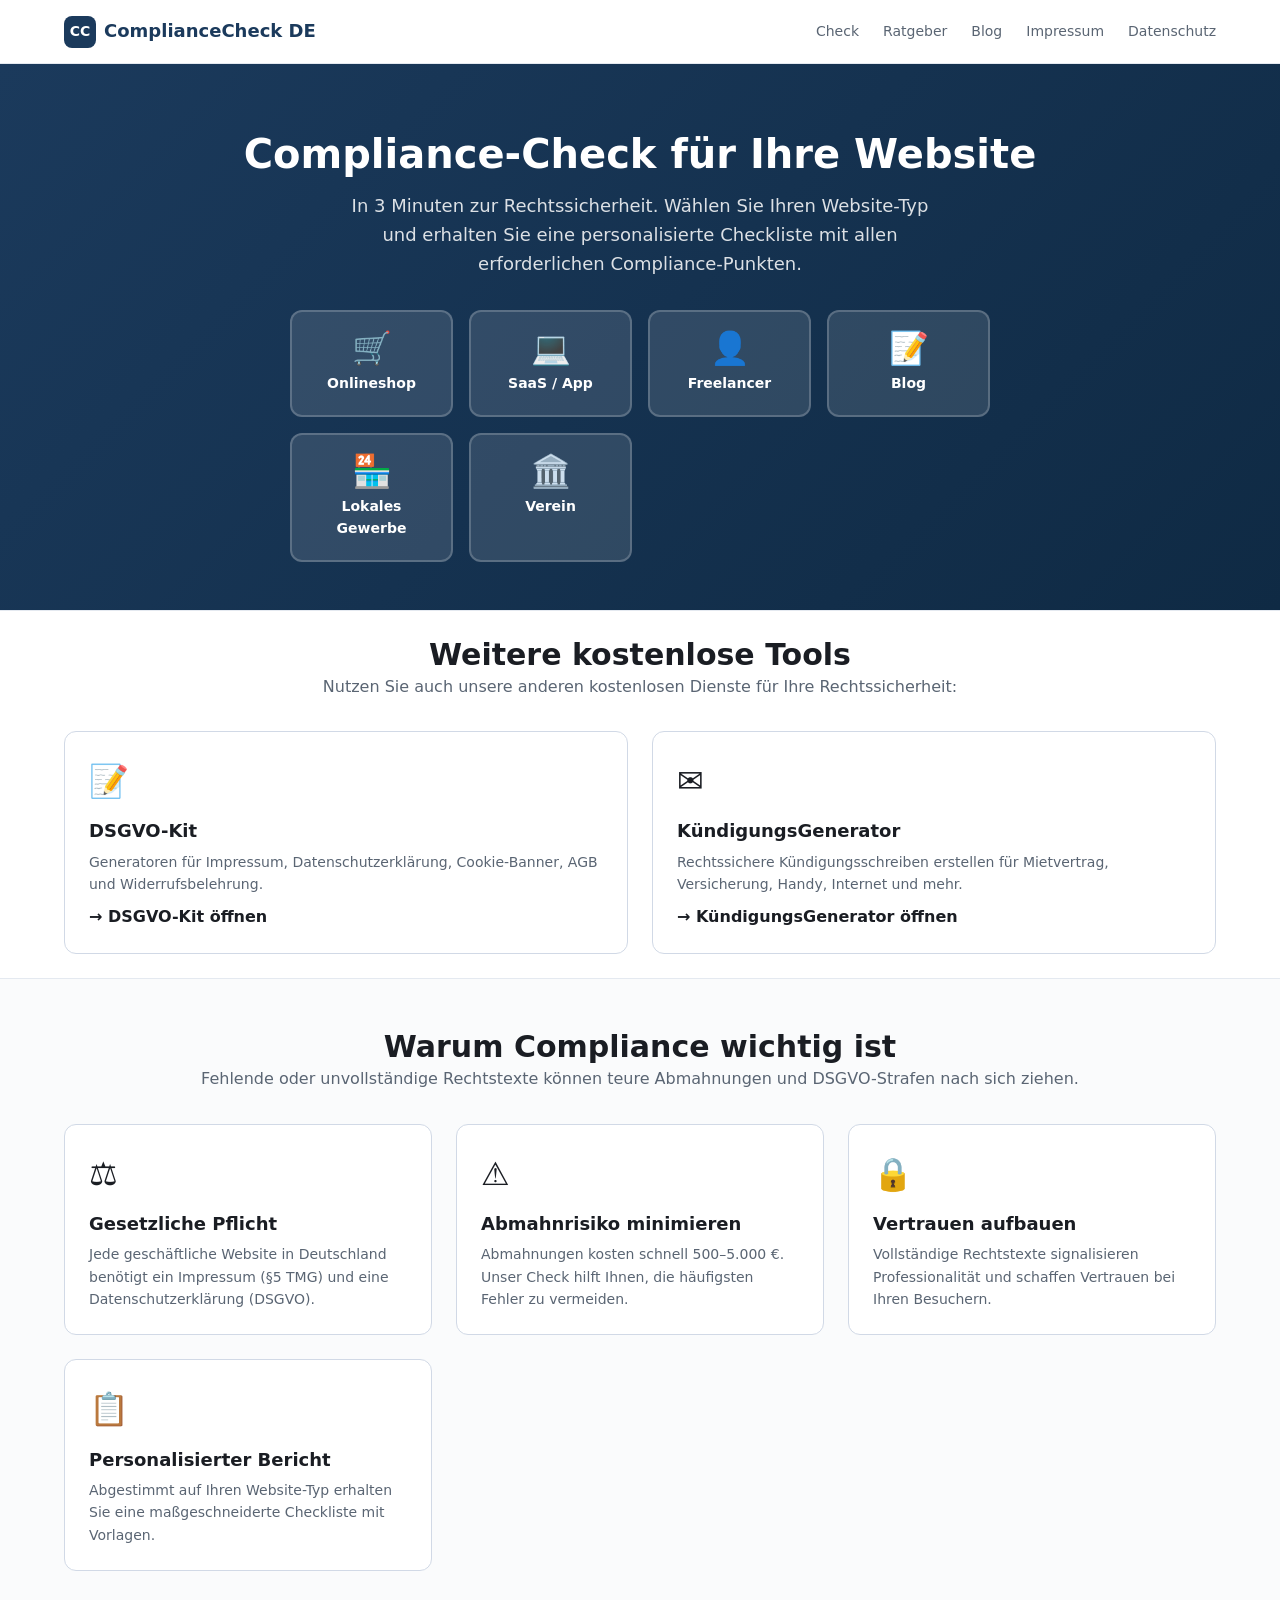
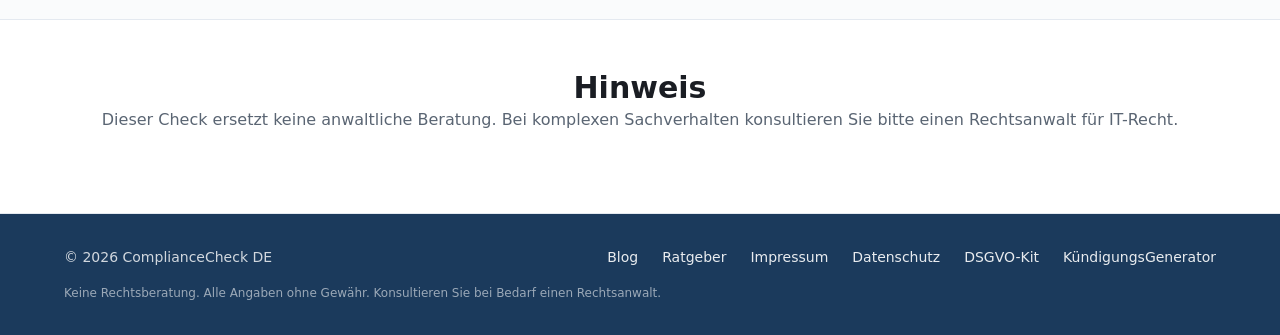
<file: index.html>
<!DOCTYPE html>
<html lang="de">
<head>
<meta charset="UTF-8">
<meta name="viewport" content="width=device-width, initial-scale=1.0">
<title>ComplianceCheck DE — DSGVO & Impressum Prüfung für Ihre Website</title>
<meta name="description" content="Kostenloser Compliance-Check für Ihre Website: Prüfen Sie in 3 Minuten, ob Impressum, Datenschutzerklärung, Cookie-Banner und AGB vollständig sind.">
<meta name="keywords" content="Compliance Check, DSGVO Prüfung, Impressum Check, Cookie Banner, Website Rechtssicherheit, German Compliance">
<meta property="og:title" content="ComplianceCheck DE — DSGVO & Impressum Prüfung">
<meta property="og:description" content="Kostenloser Compliance-Check für Ihre Website. In 3 Minuten zur Rechtssicherheit.">
<meta property="og:type" content="website">
<meta property="og:url" content="https://creativecodingsolutions.github.io/compliancecheck-de/">
<link rel="canonical" href="https://creativecodingsolutions.github.io/compliancecheck-de/">
<script defer data-domain="compliancecheck-de.creativecodingsolutions.github.io" src="https://plausible.io/js/script.js"></script>
<script type="application/ld+json">
{
  "@context": "https://schema.org",
  "@type": "WebApplication",
  "name": "ComplianceCheck DE",
  "url": "https://creativecodingsolutions.github.io/compliancecheck-de/",
  "description": "Kostenloser Compliance-Check für Ihre Website. Prüfen Sie in 3 Minuten, ob Impressum, Datenschutzerklärung, Cookie-Banner und AGB vollständig sind.",
  "applicationCategory": "LegalService",
  "operatingSystem": "All",
  "inLanguage": "de-DE",
  "offers": {
    "@type": "Offer",
    "price": "0",
    "priceCurrency": "EUR"
  }
}
</script>
<link rel="sitemap" type="application/xml" href="sitemap.xml">
<!-- Fonts are loaded from system fallbacks for privacy (no external CDN) -->
<link rel="stylesheet" href="style.css">
</head>
<body>

<header class="site-header">
  <div class="header-inner">
    <a href="/" class="logo">
      <span class="logo-icon">CC</span>
      ComplianceCheck DE
    </a>
    <nav class="nav">
      <a href="/">Check</a>
      <a href="faq/website-pflichten.html">Ratgeber</a>
      <a href="blog/">Blog</a>
      <a href="impressum.html">Impressum</a>
      <a href="datenschutz.html">Datenschutz</a>
    </nav>
  </div>
</header>

<main>
  <section id="hero" class="hero">
    <div class="container">
      <h1>Compliance-Check für Ihre Website</h1>
      <p>In 3 Minuten zur Rechtssicherheit. Wählen Sie Ihren Website-Typ und erhalten Sie eine personalisierte Checkliste mit allen erforderlichen Compliance-Punkten.</p>
      <div class="type-grid">
        <div class="type-card" data-type="shop" onclick="startCheck('shop')">
          <div class="type-icon">🛒</div>
          <div class="type-label">Onlineshop</div>
        </div>
        <div class="type-card" data-type="saas" onclick="startCheck('saas')">
          <div class="type-icon">💻</div>
          <div class="type-label">SaaS / App</div>
        </div>
        <div class="type-card" data-type="freelance" onclick="startCheck('freelance')">
          <div class="type-icon">👤</div>
          <div class="type-label">Freelancer</div>
        </div>
        <div class="type-card" data-type="blog" onclick="startCheck('blog')">
          <div class="type-icon">📝</div>
          <div class="type-label">Blog</div>
        </div>
        <div class="type-card" data-type="local" onclick="startCheck('local')">
          <div class="type-icon">🏪</div>
          <div class="type-label">Lokales Gewerbe</div>
        </div>
        <div class="type-card" data-type="verein" onclick="startCheck('verein')">
          <div class="type-icon">🏛️</div>
          <div class="type-label">Verein</div>
        </div>
      </div>
    </div>
  </section>

  <section class="section section-alt" style="padding:1.5rem 0;">
    <div class="container">
      <div class="page-title">
        <h2>Weitere kostenlose Tools</h2>
        <p>Nutzen Sie auch unsere anderen kostenlosen Dienste für Ihre Rechtssicherheit:</p>
      </div>
      <div class="features-grid">
        <div class="feature-card">
          <div class="feature-icon">📝</div>
          <h3>DSGVO-Kit</h3>
          <p>Generatoren für Impressum, Datenschutzerklärung, Cookie-Banner, AGB und Widerrufsbelehrung.</p>
          <a href="https://creativecodingsolutions.github.io/dsgvo-kit/" target="_blank" rel="noopener" style="display:inline-block;margin-top:0.5rem;color:var(--accent);font-weight:600;">→ DSGVO-Kit öffnen</a>
        </div>
        <div class="feature-card">
          <div class="feature-icon">✉️</div>
          <h3>KündigungsGenerator</h3>
          <p>Rechtssichere Kündigungsschreiben erstellen für Mietvertrag, Versicherung, Handy, Internet und mehr.</p>
          <a href="https://creativecodingsolutions.github.io/kuendigungsgenerator/" target="_blank" rel="noopener" style="display:inline-block;margin-top:0.5rem;color:var(--accent);font-weight:600;">→ KündigungsGenerator öffnen</a>
        </div>
      </div>
    </div>
  </section>

  <section id="checklist" class="checklist-section">
    <div class="container">
      <div class="checklist-layout">
        <aside class="steps-sidebar">
          <div class="step-progress-label" id="progress-text">0 von 0 Punkten geprüft</div>
          <div class="progress-bar" style="margin-bottom:1.5rem;">
            <div id="progress-fill" class="progress-fill" style="width:0%"></div>
          </div>
          <div id="steps-list"></div>
        </aside>
        <div>
          <div class="question-card">
            <div id="question-content"></div>
          </div>
          <div id="nav-buttons" class="nav-buttons"></div>
        </div>
      </div>
    </div>
  </section>

  <section id="results" class="results-section">
    <div class="container">
      <div class="results-header">
        <div class="results-score">
          <div id="score-circle" class="score-circle">0%</div>
          <div class="score-text">
            <h3 id="score-verdict">Ihr Compliance-Ergebnis</h3>
            <p id="score-detail">0 von 0 Punkten erfüllt</p>
          </div>
        </div>
      </div>
      <div id="result-categories"></div>
      <div id="result-actions" class="result-actions"></div>
    </div>
  </section>

  <section class="section">
    <div class="container">
      <div class="page-title">
        <h2>Warum Compliance wichtig ist</h2>
        <p>Fehlende oder unvollständige Rechtstexte können teure Abmahnungen und DSGVO-Strafen nach sich ziehen.</p>
      </div>
      <div class="features-grid">
        <div class="feature-card">
          <div class="feature-icon">⚖️</div>
          <h3>Gesetzliche Pflicht</h3>
          <p>Jede geschäftliche Website in Deutschland benötigt ein Impressum (§5 TMG) und eine Datenschutzerklärung (DSGVO).</p>
        </div>
        <div class="feature-card">
          <div class="feature-icon">⚠️</div>
          <h3>Abmahnrisiko minimieren</h3>
          <p>Abmahnungen kosten schnell 500–5.000 €. Unser Check hilft Ihnen, die häufigsten Fehler zu vermeiden.</p>
        </div>
        <div class="feature-card">
          <div class="feature-icon">🔒</div>
          <h3>Vertrauen aufbauen</h3>
          <p>Vollständige Rechtstexte signalisieren Professionalität und schaffen Vertrauen bei Ihren Besuchern.</p>
        </div>
        <div class="feature-card">
          <div class="feature-icon">📋</div>
          <h3>Personalisierter Bericht</h3>
          <p>Abgestimmt auf Ihren Website-Typ erhalten Sie eine maßgeschneiderte Checkliste mit Vorlagen.</p>
        </div>
      </div>
    </div>
  </section>

  <section class="section section-alt">
    <div class="container">
      <div class="page-title">
        <h2>Hinweis</h2>
        <p>Dieser Check ersetzt keine anwaltliche Beratung. Bei komplexen Sachverhalten konsultieren Sie bitte einen Rechtsanwalt für IT-Recht.</p>
      </div>
    </div>
  </section>
</main>

<footer class="legal-footer">
  <div class="footer-inner">
    <span>&copy; 2026 ComplianceCheck DE</span>
    <div class="footer-links">
      <a href="blog/">Blog</a>
      <a href="faq/website-pflichten.html">Ratgeber</a>
      <a href="impressum.html">Impressum</a>
      <a href="datenschutz.html">Datenschutz</a>
      <a href="https://creativecodingsolutions.github.io/dsgvo-kit/" target="_blank" rel="noopener">DSGVO-Kit</a>
      <a href="https://creativecodingsolutions.github.io/kuendigungsgenerator/" target="_blank" rel="noopener">KündigungsGenerator</a>
    </div>
  </div>
  <div class="footer-disclaimer">
    Keine Rechtsberatung. Alle Angaben ohne Gewähr. Konsultieren Sie bei Bedarf einen Rechtsanwalt.
  </div>
</footer>

<script src="script.js"></script>
</body>
</html>
</file>
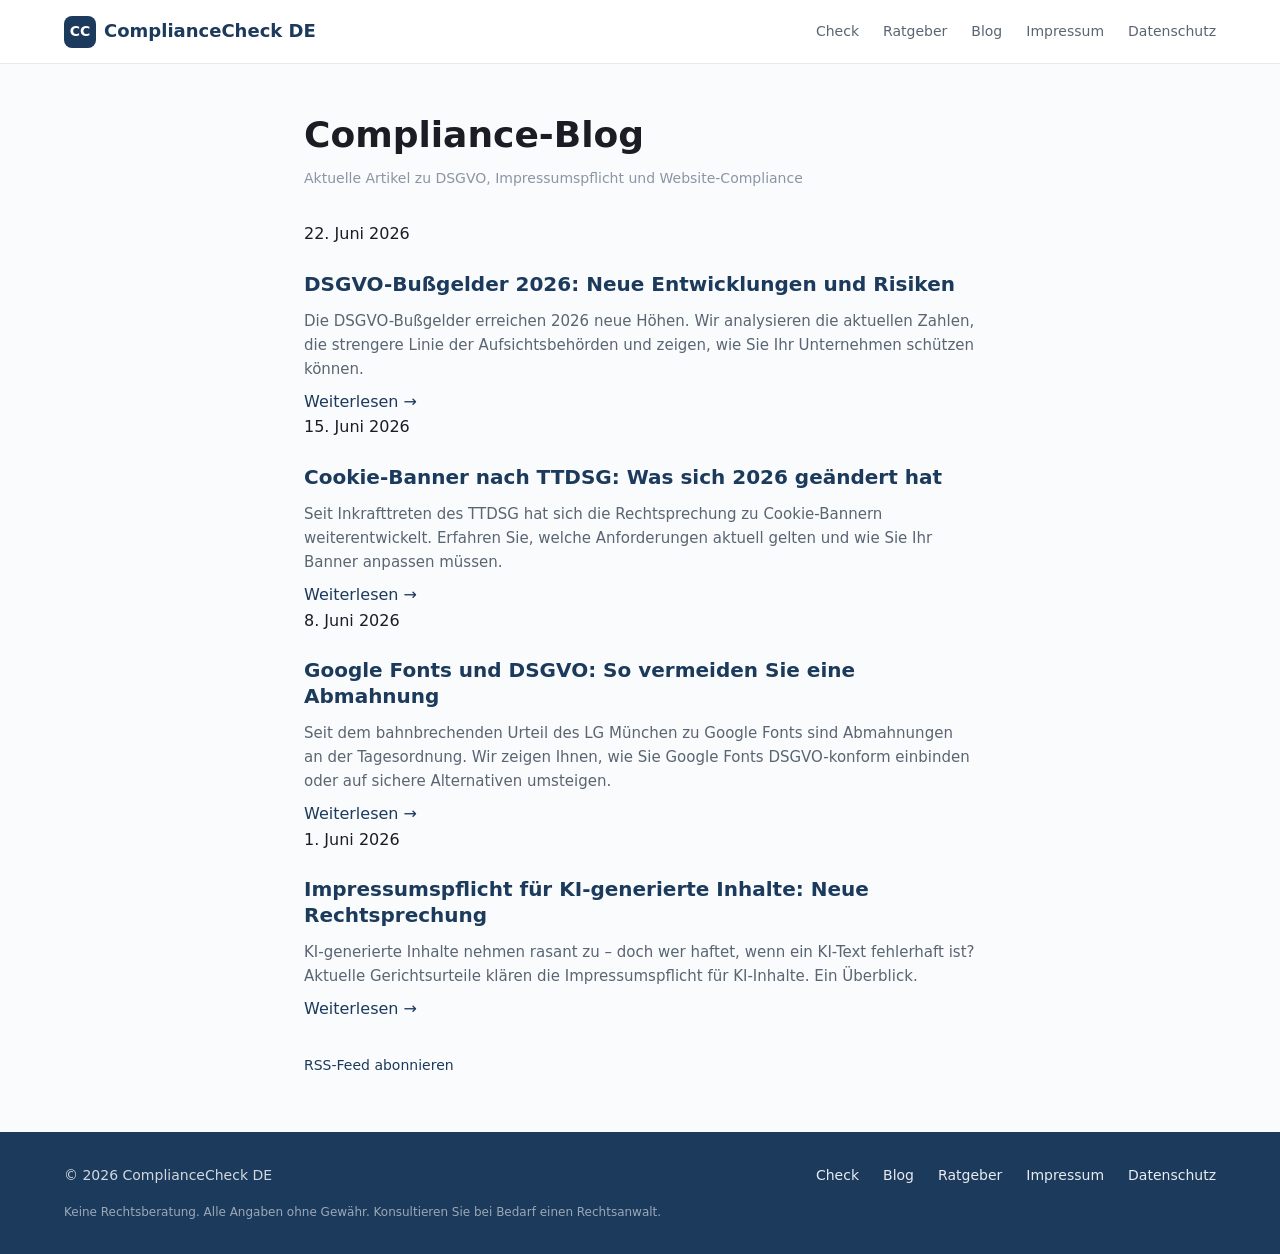
<file: blog/index.html>
<!DOCTYPE html>
<html lang="de">
<head>
<meta charset="UTF-8">
<meta name="viewport" content="width=device-width, initial-scale=1.0">
<title>Blog — ComplianceCheck DE</title>
<meta name="description" content="Blog und Ratgeber zur Website-Compliance in Deutschland: DSGVO, Impressumspflicht, Cookie-Banner, Abmahnungen und aktuelle Rechtsprechung.">
<meta name="keywords" content="Website Compliance Blog, DSGVO Blog, Impressum Ratgeber, Cookie Banner News, Abmahnung vermeiden, Deutsche Rechtsprechung">
<link rel="canonical" href="https://creativecodingsolutions.github.io/compliancecheck-de/blog/">
<script defer data-domain="compliancecheck-de.creativecodingsolutions.github.io" src="https://plausible.io/js/script.js"></script>
<script type="application/ld+json">
{
  "@context": "https://schema.org",
  "@type": "Blog",
  "name": "ComplianceCheck DE Blog",
  "url": "https://creativecodingsolutions.github.io/compliancecheck-de/blog/",
  "description": "Blog und Ratgeber zur Website-Compliance in Deutschland",
  "inLanguage": "de-DE"
}
</script>
<link rel="stylesheet" href="../style.css">
<link rel="alternate" type="application/rss+xml" title="ComplianceCheck DE Blog RSS" href="feed.xml">
</head>
<body>

<header class="site-header">
  <div class="header-inner">
    <a href="../" class="logo">
      <span class="logo-icon">CC</span>
      ComplianceCheck DE
    </a>
    <nav class="nav">
      <a href="../">Check</a>
      <a href="../faq/website-pflichten.html">Ratgeber</a>
      <a href="index.html" aria-current="page">Blog</a>
      <a href="../impressum.html">Impressum</a>
      <a href="../datenschutz.html">Datenschutz</a>
    </nav>
  </div>
</header>

<main class="legal-page">
  <h1>Compliance-Blog</h1>
  <p class="stand">Aktuelle Artikel zu DSGVO, Impressumspflicht und Website-Compliance</p>

  <div class="blog-list">
    <article class="blog-card">
      <time class="blog-date" datetime="2026-06-22">22. Juni 2026</time>
      <h2><a href="dsgvo-bussgelder-2026.html">DSGVO-Bußgelder 2026: Neue Entwicklungen und Risiken</a></h2>
      <p class="blog-excerpt">Die DSGVO-Bußgelder erreichen 2026 neue Höhen. Wir analysieren die aktuellen Zahlen, die strengere Linie der Aufsichtsbehörden und zeigen, wie Sie Ihr Unternehmen schützen können.</p>
      <a href="dsgvo-bussgelder-2026.html" class="blog-readmore">Weiterlesen →</a>
    </article>

    <article class="blog-card">
      <time class="blog-date" datetime="2026-06-15">15. Juni 2026</time>
      <h2><a href="cookie-banner-ttdsg-2026.html">Cookie-Banner nach TTDSG: Was sich 2026 geändert hat</a></h2>
      <p class="blog-excerpt">Seit Inkrafttreten des TTDSG hat sich die Rechtsprechung zu Cookie-Bannern weiterentwickelt. Erfahren Sie, welche Anforderungen aktuell gelten und wie Sie Ihr Banner anpassen müssen.</p>
      <a href="cookie-banner-ttdsg-2026.html" class="blog-readmore">Weiterlesen →</a>
    </article>

    <article class="blog-card">
      <time class="blog-date" datetime="2026-06-08">8. Juni 2026</time>
      <h2><a href="google-fonts-abmahnung.html">Google Fonts und DSGVO: So vermeiden Sie eine Abmahnung</a></h2>
      <p class="blog-excerpt">Seit dem bahnbrechenden Urteil des LG München zu Google Fonts sind Abmahnungen an der Tagesordnung. Wir zeigen Ihnen, wie Sie Google Fonts DSGVO-konform einbinden oder auf sichere Alternativen umsteigen.</p>
      <a href="google-fonts-abmahnung.html" class="blog-readmore">Weiterlesen →</a>
    </article>

    <article class="blog-card">
      <time class="blog-date" datetime="2026-06-01">1. Juni 2026</time>
      <h2><a href="ki-impressum-pflicht.html">Impressumspflicht für KI-generierte Inhalte: Neue Rechtsprechung</a></h2>
      <p class="blog-excerpt">KI-generierte Inhalte nehmen rasant zu – doch wer haftet, wenn ein KI-Text fehlerhaft ist? Aktuelle Gerichtsurteile klären die Impressumspflicht für KI-Inhalte. Ein Überblick.</p>
      <a href="ki-impressum-pflicht.html" class="blog-readmore">Weiterlesen →</a>
    </article>
  </div>

  <p style="margin-top:2rem;font-size:0.875rem;color:var(--color-text-muted)">
    <a href="feed.xml">RSS-Feed abonnieren</a>
  </p>
</main>

<footer class="legal-footer">
  <div class="footer-inner">
    <span>&copy; 2026 ComplianceCheck DE</span>
    <div class="footer-links">
      <a href="../">Check</a>
      <a href="index.html">Blog</a>
      <a href="../faq/website-pflichten.html">Ratgeber</a>
      <a href="../impressum.html">Impressum</a>
      <a href="../datenschutz.html">Datenschutz</a>
    </div>
  </div>
  <div class="footer-disclaimer">
    Keine Rechtsberatung. Alle Angaben ohne Gewähr. Konsultieren Sie bei Bedarf einen Rechtsanwalt.
  </div>
</footer>

</body>
</html>
</file>
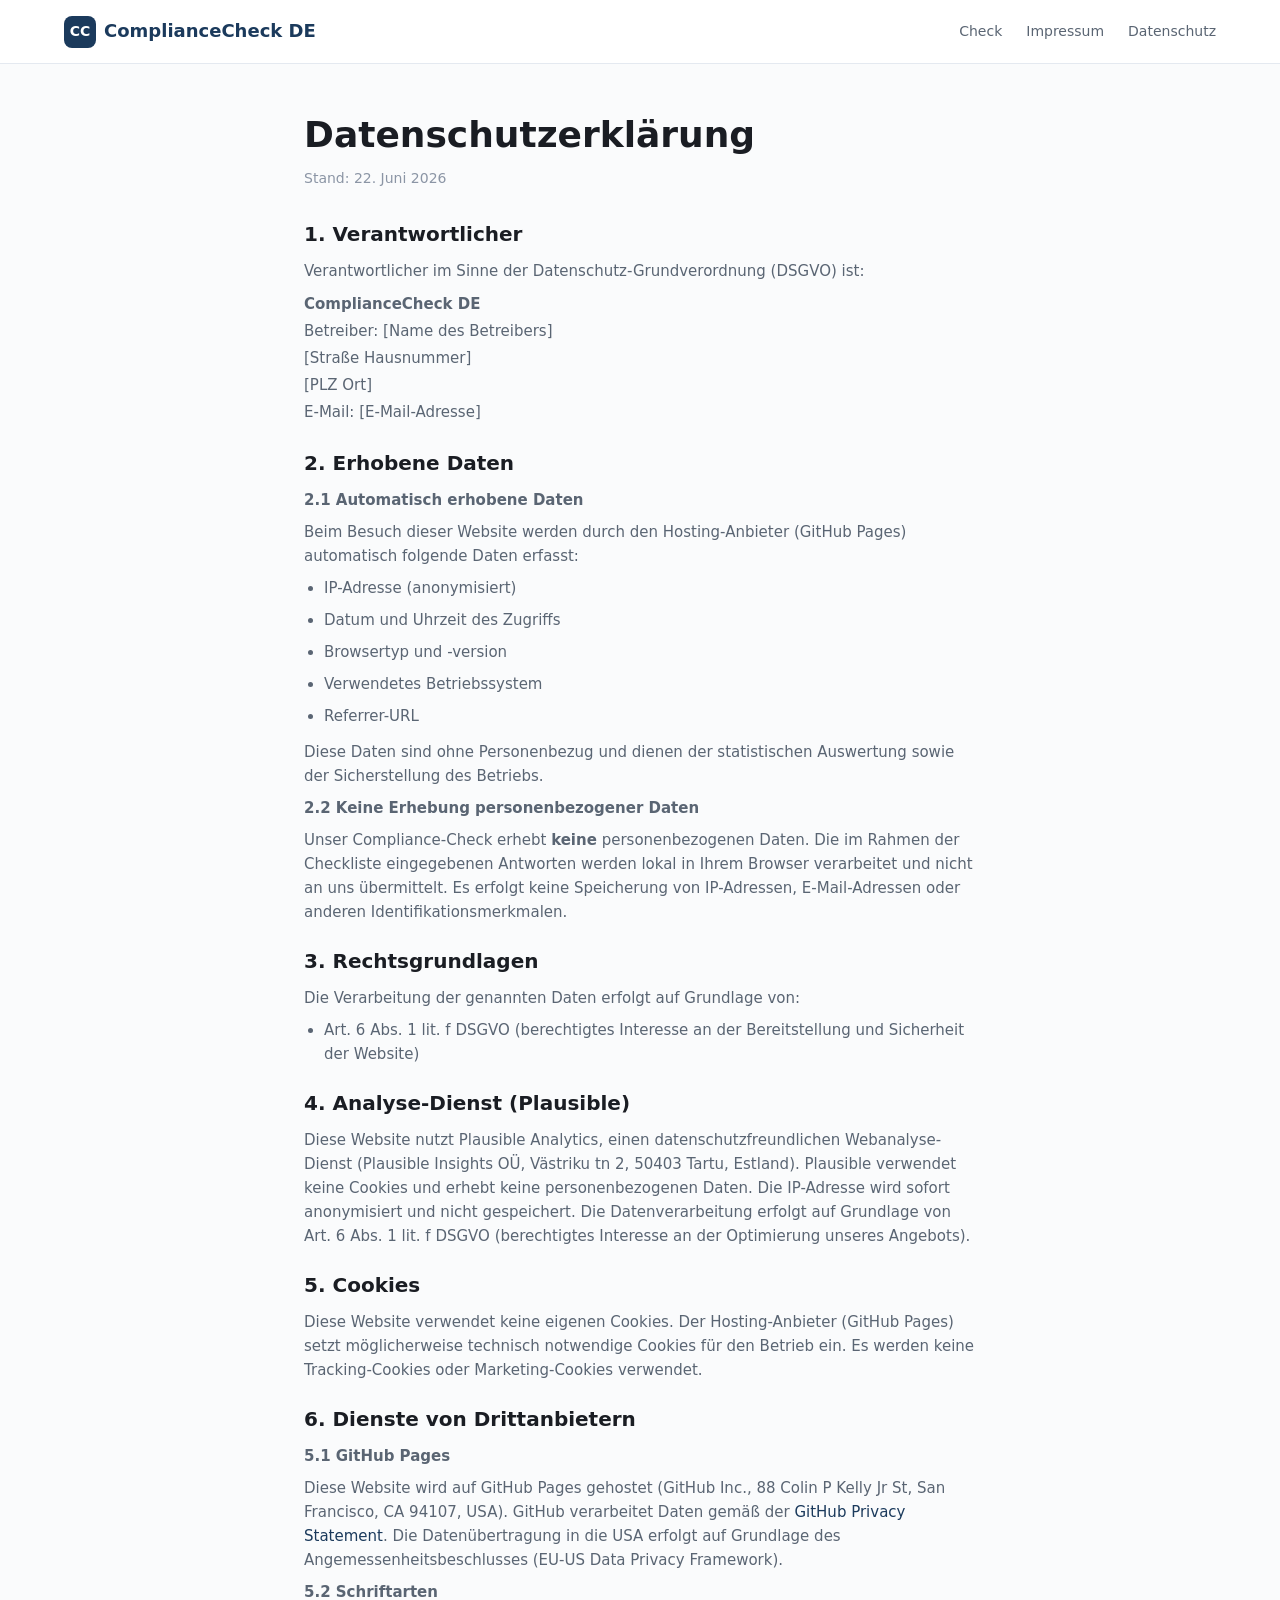
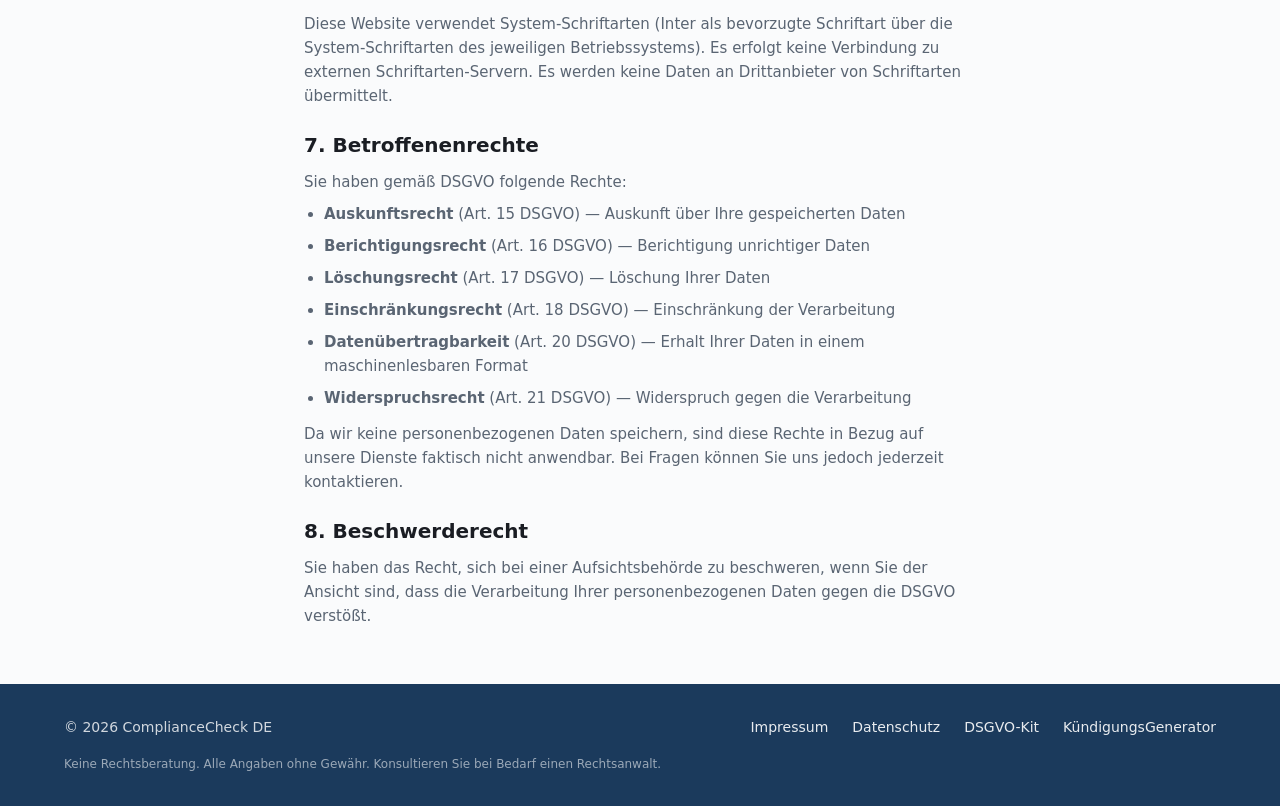
<file: datenschutz.html>
<!DOCTYPE html>
<html lang="de">
<head>
<meta charset="UTF-8">
<meta name="viewport" content="width=device-width, initial-scale=1.0">
<title>Datenschutzerklärung — ComplianceCheck DE</title>
<meta name="description" content="Datenschutzerklärung von ComplianceCheck DE — Informationen zur Verarbeitung personenbezogener Daten gemäß DSGVO">
<meta name="keywords" content="Datenschutz, DSGVO, Datenschutzerklärung, ComplianceCheck">
<link rel="canonical" href="https://creativecodingsolutions.github.io/compliancecheck-de/datenschutz.html">
<script defer data-domain="compliancecheck-de.creativecodingsolutions.github.io" src="https://plausible.io/js/script.js"></script>
<!-- Fonts are loaded from system fallbacks for privacy (no external CDN) -->
<link rel="stylesheet" href="style.css">
</head>
<body>

<header class="site-header">
  <div class="header-inner">
    <a href="/" class="logo">
      <span class="logo-icon">CC</span>
      ComplianceCheck DE
    </a>
    <nav class="nav">
      <a href="/">Check</a>
      <a href="impressum.html">Impressum</a>
      <a href="datenschutz.html" aria-current="page">Datenschutz</a>
    </nav>
  </div>
</header>

<main class="legal-page">
  <h1>Datenschutzerklärung</h1>
  <p class="stand">Stand: 22. Juni 2026</p>

  <h2>1. Verantwortlicher</h2>
  <p>Verantwortlicher im Sinne der Datenschutz-Grundverordnung (DSGVO) ist:</p>
  <address>
    <strong>ComplianceCheck DE</strong><br>
    Betreiber: [Name des Betreibers]<br>
    [Straße Hausnummer]<br>
    [PLZ Ort]<br>
    E-Mail: [E-Mail-Adresse]
  </address>

  <h2>2. Erhobene Daten</h2>
  <p><strong>2.1 Automatisch erhobene Daten</strong></p>
  <p>Beim Besuch dieser Website werden durch den Hosting-Anbieter (GitHub Pages) automatisch folgende Daten erfasst:</p>
  <ul>
    <li>IP-Adresse (anonymisiert)</li>
    <li>Datum und Uhrzeit des Zugriffs</li>
    <li>Browsertyp und -version</li>
    <li>Verwendetes Betriebssystem</li>
    <li>Referrer-URL</li>
  </ul>
  <p>Diese Daten sind ohne Personenbezug und dienen der statistischen Auswertung sowie der Sicherstellung des Betriebs.</p>

  <p><strong>2.2 Keine Erhebung personenbezogener Daten</strong></p>
  <p>Unser Compliance-Check erhebt <strong>keine</strong> personenbezogenen Daten. Die im Rahmen der Checkliste eingegebenen Antworten werden lokal in Ihrem Browser verarbeitet und nicht an uns übermittelt. Es erfolgt keine Speicherung von IP-Adressen, E-Mail-Adressen oder anderen Identifikationsmerkmalen.</p>

  <h2>3. Rechtsgrundlagen</h2>
  <p>Die Verarbeitung der genannten Daten erfolgt auf Grundlage von:</p>
  <ul>
    <li>Art. 6 Abs. 1 lit. f DSGVO (berechtigtes Interesse an der Bereitstellung und Sicherheit der Website)</li>
  </ul>

  <h2>4. Analyse-Dienst (Plausible)</h2>
  <p>Diese Website nutzt Plausible Analytics, einen datenschutzfreundlichen Webanalyse-Dienst (Plausible Insights OÜ, Västriku tn 2, 50403 Tartu, Estland). Plausible verwendet keine Cookies und erhebt keine personenbezogenen Daten. Die IP-Adresse wird sofort anonymisiert und nicht gespeichert. Die Datenverarbeitung erfolgt auf Grundlage von Art. 6 Abs. 1 lit. f DSGVO (berechtigtes Interesse an der Optimierung unseres Angebots).</p>

  <h2>5. Cookies</h2>
  <p>Diese Website verwendet keine eigenen Cookies. Der Hosting-Anbieter (GitHub Pages) setzt möglicherweise technisch notwendige Cookies für den Betrieb ein. Es werden keine Tracking-Cookies oder Marketing-Cookies verwendet.</p>

  <h2>6. Dienste von Drittanbietern</h2>
  <p><strong>5.1 GitHub Pages</strong></p>
  <p>Diese Website wird auf GitHub Pages gehostet (GitHub Inc., 88 Colin P Kelly Jr St, San Francisco, CA 94107, USA). GitHub verarbeitet Daten gemäß der <a href="https://docs.github.com/en/site-policy/privacy-policies/github-privacy-statement" target="_blank" rel="noopener">GitHub Privacy Statement</a>. Die Datenübertragung in die USA erfolgt auf Grundlage des Angemessenheitsbeschlusses (EU-US Data Privacy Framework).</p>

  <p><strong>5.2 Schriftarten</strong></p>
  <p>Diese Website verwendet System-Schriftarten (Inter als bevorzugte Schriftart über die System-Schriftarten des jeweiligen Betriebssystems). Es erfolgt keine Verbindung zu externen Schriftarten-Servern. Es werden keine Daten an Drittanbieter von Schriftarten übermittelt.</p>

  <h2>7. Betroffenenrechte</h2>
  <p>Sie haben gemäß DSGVO folgende Rechte:</p>
  <ul>
    <li><strong>Auskunftsrecht</strong> (Art. 15 DSGVO) — Auskunft über Ihre gespeicherten Daten</li>
    <li><strong>Berichtigungsrecht</strong> (Art. 16 DSGVO) — Berichtigung unrichtiger Daten</li>
    <li><strong>Löschungsrecht</strong> (Art. 17 DSGVO) — Löschung Ihrer Daten</li>
    <li><strong>Einschränkungsrecht</strong> (Art. 18 DSGVO) — Einschränkung der Verarbeitung</li>
    <li><strong>Datenübertragbarkeit</strong> (Art. 20 DSGVO) — Erhalt Ihrer Daten in einem maschinenlesbaren Format</li>
    <li><strong>Widerspruchsrecht</strong> (Art. 21 DSGVO) — Widerspruch gegen die Verarbeitung</li>
  </ul>
  <p>Da wir keine personenbezogenen Daten speichern, sind diese Rechte in Bezug auf unsere Dienste faktisch nicht anwendbar. Bei Fragen können Sie uns jedoch jederzeit kontaktieren.</p>

  <h2>8. Beschwerderecht</h2>
  <p>Sie haben das Recht, sich bei einer Aufsichtsbehörde zu beschweren, wenn Sie der Ansicht sind, dass die Verarbeitung Ihrer personenbezogenen Daten gegen die DSGVO verstößt.</p>
</main>

<footer class="legal-footer">
  <div class="footer-inner">
    <span>&copy; 2026 ComplianceCheck DE</span>
    <div class="footer-links">
      <a href="impressum.html">Impressum</a>
      <a href="datenschutz.html">Datenschutz</a>
      <a href="https://creativecodingsolutions.github.io/dsgvo-kit/" target="_blank" rel="noopener">DSGVO-Kit</a>
      <a href="https://creativecodingsolutions.github.io/kuendigungsgenerator/" target="_blank" rel="noopener">KündigungsGenerator</a>
    </div>
  </div>
  <div class="footer-disclaimer">
    Keine Rechtsberatung. Alle Angaben ohne Gewähr. Konsultieren Sie bei Bedarf einen Rechtsanwalt.
  </div>
</footer>

</body>
</html>
</file>
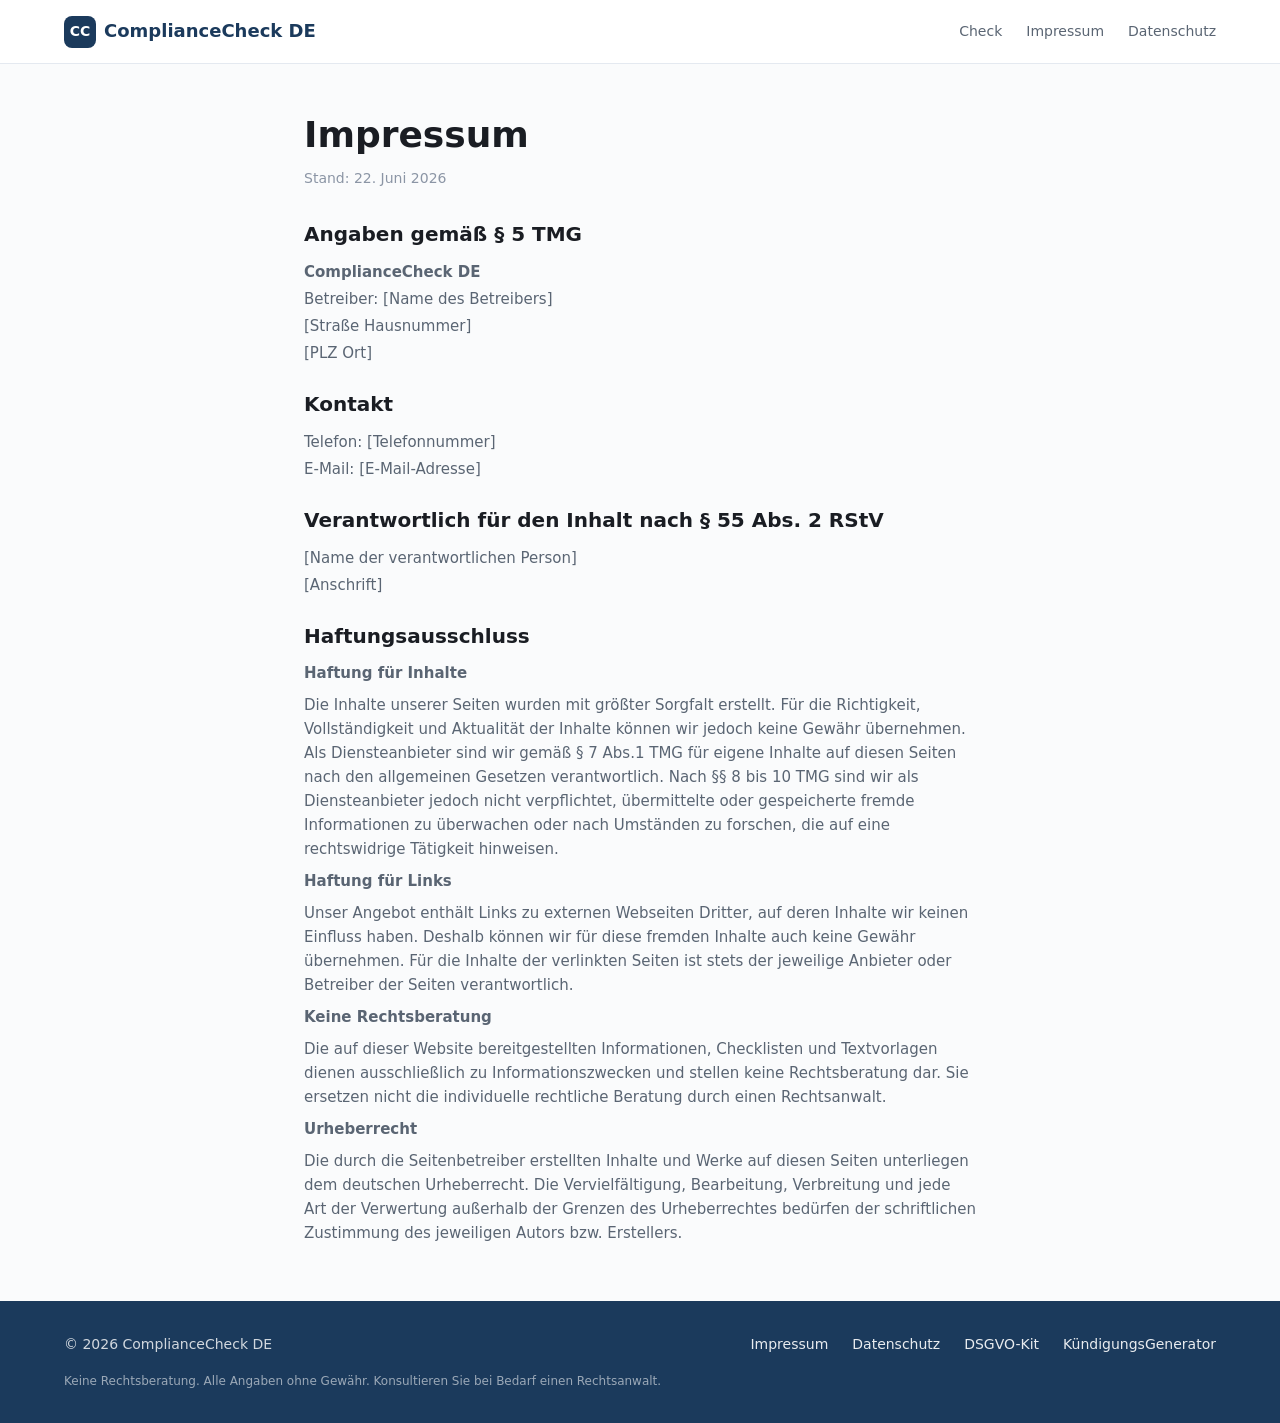
<file: impressum.html>
<!DOCTYPE html>
<html lang="de">
<head>
<meta charset="UTF-8">
<meta name="viewport" content="width=device-width, initial-scale=1.0">
<title>Impressum — ComplianceCheck DE</title>
<meta name="description" content="Impressum von ComplianceCheck DE — Angaben gemäß § 5 TMG">
<meta name="keywords" content="Impressum, TMG, ComplianceCheck, German Compliance">
<link rel="canonical" href="https://creativecodingsolutions.github.io/compliancecheck-de/impressum.html">
<script defer data-domain="compliancecheck-de.creativecodingsolutions.github.io" src="https://plausible.io/js/script.js"></script>
<!-- Fonts are loaded from system fallbacks for privacy (no external CDN) -->
<link rel="stylesheet" href="style.css">
</head>
<body>

<header class="site-header">
  <div class="header-inner">
    <a href="/" class="logo">
      <span class="logo-icon">CC</span>
      ComplianceCheck DE
    </a>
    <nav class="nav">
      <a href="/">Check</a>
      <a href="impressum.html" aria-current="page">Impressum</a>
      <a href="datenschutz.html">Datenschutz</a>
    </nav>
  </div>
</header>

<main class="legal-page">
  <h1>Impressum</h1>
  <p class="stand">Stand: 22. Juni 2026</p>

  <h2>Angaben gemäß § 5 TMG</h2>
  <address>
    <strong>ComplianceCheck DE</strong><br>
    Betreiber: [Name des Betreibers]<br>
    [Straße Hausnummer]<br>
    [PLZ Ort]
  </address>

  <h2>Kontakt</h2>
  <address>
    Telefon: [Telefonnummer]<br>
    E-Mail: [E-Mail-Adresse]
  </address>

  <h2>Verantwortlich für den Inhalt nach § 55 Abs. 2 RStV</h2>
  <address>
    [Name der verantwortlichen Person]<br>
    [Anschrift]
  </address>

  <h2>Haftungsausschluss</h2>
  <p><strong>Haftung für Inhalte</strong></p>
  <p>Die Inhalte unserer Seiten wurden mit größter Sorgfalt erstellt. Für die Richtigkeit, Vollständigkeit und Aktualität der Inhalte können wir jedoch keine Gewähr übernehmen. Als Diensteanbieter sind wir gemäß § 7 Abs.1 TMG für eigene Inhalte auf diesen Seiten nach den allgemeinen Gesetzen verantwortlich. Nach §§ 8 bis 10 TMG sind wir als Diensteanbieter jedoch nicht verpflichtet, übermittelte oder gespeicherte fremde Informationen zu überwachen oder nach Umständen zu forschen, die auf eine rechtswidrige Tätigkeit hinweisen.</p>

  <p><strong>Haftung für Links</strong></p>
  <p>Unser Angebot enthält Links zu externen Webseiten Dritter, auf deren Inhalte wir keinen Einfluss haben. Deshalb können wir für diese fremden Inhalte auch keine Gewähr übernehmen. Für die Inhalte der verlinkten Seiten ist stets der jeweilige Anbieter oder Betreiber der Seiten verantwortlich.</p>

  <p><strong>Keine Rechtsberatung</strong></p>
  <p>Die auf dieser Website bereitgestellten Informationen, Checklisten und Textvorlagen dienen ausschließlich zu Informationszwecken und stellen keine Rechtsberatung dar. Sie ersetzen nicht die individuelle rechtliche Beratung durch einen Rechtsanwalt.</p>

  <p><strong>Urheberrecht</strong></p>
  <p>Die durch die Seitenbetreiber erstellten Inhalte und Werke auf diesen Seiten unterliegen dem deutschen Urheberrecht. Die Vervielfältigung, Bearbeitung, Verbreitung und jede Art der Verwertung außerhalb der Grenzen des Urheberrechtes bedürfen der schriftlichen Zustimmung des jeweiligen Autors bzw. Erstellers.</p>
</main>

<footer class="legal-footer">
  <div class="footer-inner">
    <span>&copy; 2026 ComplianceCheck DE</span>
    <div class="footer-links">
      <a href="impressum.html">Impressum</a>
      <a href="datenschutz.html">Datenschutz</a>
      <a href="https://creativecodingsolutions.github.io/dsgvo-kit/" target="_blank" rel="noopener">DSGVO-Kit</a>
      <a href="https://creativecodingsolutions.github.io/kuendigungsgenerator/" target="_blank" rel="noopener">KündigungsGenerator</a>
    </div>
  </div>
  <div class="footer-disclaimer">
    Keine Rechtsberatung. Alle Angaben ohne Gewähr. Konsultieren Sie bei Bedarf einen Rechtsanwalt.
  </div>
</footer>

</body>
</html>
</file>
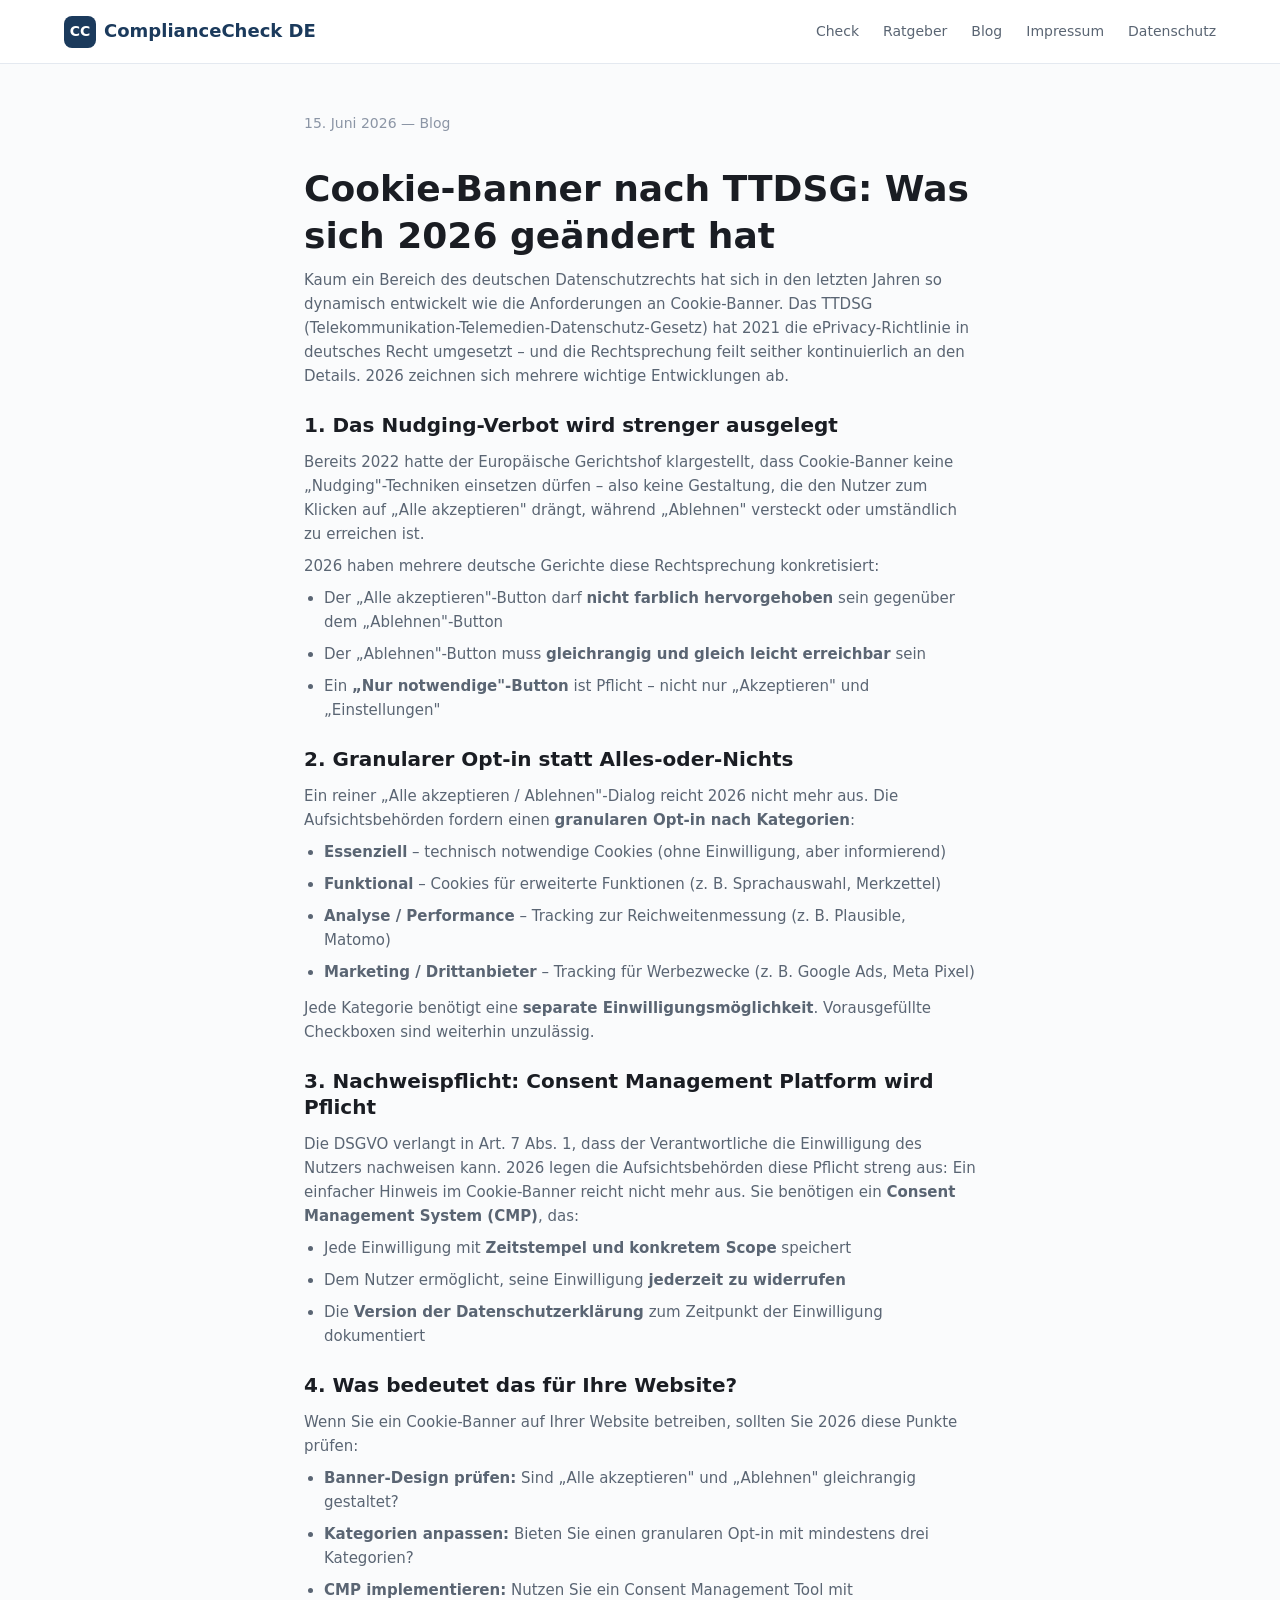
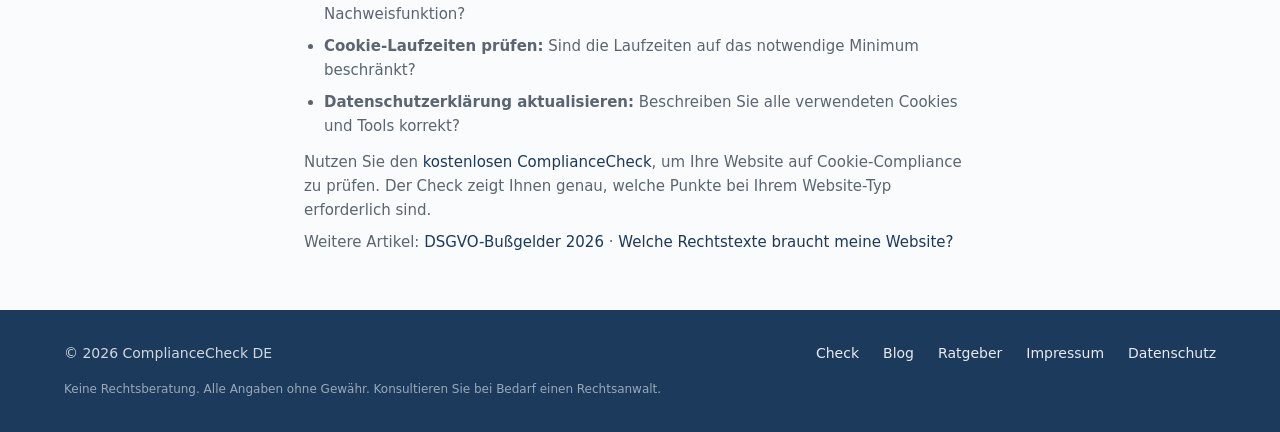
<file: blog/cookie-banner-ttdsg-2026.html>
<!DOCTYPE html>
<html lang="de">
<head>
<meta charset="UTF-8">
<meta name="viewport" content="width=device-width, initial-scale=1.0">
<title>Cookie-Banner nach TTDSG: Was sich 2026 geändert hat — ComplianceCheck DE</title>
<meta name="description" content="Cookie-Banner 2026: Neue TTDSG-Rechtsprechung, Nudging-Verbot, granularer Opt-in. So gestalten Sie Ihr Cookie-Banner DSGVO- und TTDSG-konform.">
<meta name="keywords" content="Cookie-Banner TTDSG 2026, Cookie-Einwilligung DSGVO, Nudging Cookie-Banner, granularer Opt-in, Cookie-Banner konform">
<link rel="canonical" href="https://creativecodingsolutions.github.io/compliancecheck-de/blog/cookie-banner-ttdsg-2026.html">
<script defer data-domain="compliancecheck-de.creativecodingsolutions.github.io" src="https://plausible.io/js/script.js"></script>
<script type="application/ld+json">
{
  "@context": "https://schema.org",
  "@type": "FAQPage",
  "mainEntity": [
    {"@type":"Question","name":"Was ist der Unterschied zwischen TTDSG und DSGVO bei Cookies?","acceptedAnswer":{"@type":"Answer","text":"Das TTDSG (Telekommunikation-Telemedien-Datenschutz-Gesetz) regelt das Setzen von Cookies und ähnlichen Technologien auf Endgeräten. Die DSGVO regelt die Verarbeitung der danach erhobenen personenbezogenen Daten. Beide Gesetze müssen kumulativ eingehalten werden."}},
    {"@type":"Question","name":"Welche Cookie-Banner-Regeln gelten 2026?","acceptedAnswer":{"@type":"Answer","text":"2026 gelten verschärfte Anforderungen: Kein Nudging („Alles akzeptieren" darf nicht hervorgehoben sein), granularer Opt-in nach Kategorien (essentiell/funktional/Marketing), Nachweis der Einwilligung muss dokumentiert werden."}},
    {"@type":"Question","name":"Brauche ich ein Cookie-Banner, wenn ich keine Cookies setze?","acceptedAnswer":{"@type":"Answer","text":"Wenn Sie ausschließlich technisch notwendige Cookies (Session-Cookies, CSRF-Token) ohne Tracking-Zweck setzen, benötigen Sie kein Cookie-Banner. Sobald jedoch Analyse-, Marketing- oder Social-Media-Tools eingebunden sind, ist ein Banner Pflicht."}}
  ]
}
</script>
<link rel="stylesheet" href="../style.css">
</head>
<body>

<header class="site-header">
  <div class="header-inner">
    <a href="../" class="logo">
      <span class="logo-icon">CC</span>
      ComplianceCheck DE
    </a>
    <nav class="nav">
      <a href="../">Check</a>
      <a href="../faq/website-pflichten.html">Ratgeber</a>
      <a href="index.html">Blog</a>
      <a href="../impressum.html">Impressum</a>
      <a href="../datenschutz.html">Datenschutz</a>
    </nav>
  </div>
</header>

<main class="legal-page">
  <p class="stand"><time datetime="2026-06-15">15. Juni 2026</time> — Blog</p>
  <h1>Cookie-Banner nach TTDSG: Was sich 2026 geändert hat</h1>

  <p>Kaum ein Bereich des deutschen Datenschutzrechts hat sich in den letzten Jahren so dynamisch entwickelt wie die Anforderungen an Cookie-Banner. Das TTDSG (Telekommunikation-Telemedien-Datenschutz-Gesetz) hat 2021 die ePrivacy-Richtlinie in deutsches Recht umgesetzt – und die Rechtsprechung feilt seither kontinuierlich an den Details. 2026 zeichnen sich mehrere wichtige Entwicklungen ab.</p>

  <h2>1. Das Nudging-Verbot wird strenger ausgelegt</h2>

  <p>Bereits 2022 hatte der Europäische Gerichtshof klargestellt, dass Cookie-Banner keine „Nudging"-Techniken einsetzen dürfen – also keine Gestaltung, die den Nutzer zum Klicken auf „Alle akzeptieren" drängt, während „Ablehnen" versteckt oder umständlich zu erreichen ist.</p>

  <p>2026 haben mehrere deutsche Gerichte diese Rechtsprechung konkretisiert:</p>

  <ul>
    <li>Der „Alle akzeptieren"-Button darf <strong>nicht farblich hervorgehoben</strong> sein gegenüber dem „Ablehnen"-Button</li>
    <li>Der „Ablehnen"-Button muss <strong>gleichrangig und gleich leicht erreichbar</strong> sein</li>
    <li>Ein <strong>„Nur notwendige"-Button</strong> ist Pflicht – nicht nur „Akzeptieren" und „Einstellungen"</li>
  </ul>

  <h2>2. Granularer Opt-in statt Alles-oder-Nichts</h2>

  <p>Ein reiner „Alle akzeptieren / Ablehnen"-Dialog reicht 2026 nicht mehr aus. Die Aufsichtsbehörden fordern einen <strong>granularen Opt-in nach Kategorien</strong>:</p>

  <ul>
    <li><strong>Essenziell</strong> – technisch notwendige Cookies (ohne Einwilligung, aber informierend)</li>
    <li><strong>Funktional</strong> – Cookies für erweiterte Funktionen (z. B. Sprachauswahl, Merkzettel)</li>
    <li><strong>Analyse / Performance</strong> – Tracking zur Reichweitenmessung (z. B. Plausible, Matomo)</li>
    <li><strong>Marketing / Drittanbieter</strong> – Tracking für Werbezwecke (z. B. Google Ads, Meta Pixel)</li>
  </ul>

  <p>Jede Kategorie benötigt eine <strong>separate Einwilligungsmöglichkeit</strong>. Vorausgefüllte Checkboxen sind weiterhin unzulässig.</p>

  <h2>3. Nachweispflicht: Consent Management Platform wird Pflicht</h2>

  <p>Die DSGVO verlangt in Art. 7 Abs. 1, dass der Verantwortliche die Einwilligung des Nutzers nachweisen kann. 2026 legen die Aufsichtsbehörden diese Pflicht streng aus: Ein einfacher Hinweis im Cookie-Banner reicht nicht mehr aus. Sie benötigen ein <strong>Consent Management System (CMP)</strong>, das:</p>

  <ul>
    <li>Jede Einwilligung mit <strong>Zeitstempel und konkretem Scope</strong> speichert</li>
    <li>Dem Nutzer ermöglicht, seine Einwilligung <strong>jederzeit zu widerrufen</strong></li>
    <li>Die <strong>Version der Datenschutzerklärung</strong> zum Zeitpunkt der Einwilligung dokumentiert</li>
  </ul>

  <h2>4. Was bedeutet das für Ihre Website?</h2>

  <p>Wenn Sie ein Cookie-Banner auf Ihrer Website betreiben, sollten Sie 2026 diese Punkte prüfen:</p>

  <ul>
    <li><strong>Banner-Design prüfen:</strong> Sind „Alle akzeptieren" und „Ablehnen" gleichrangig gestaltet?</li>
    <li><strong>Kategorien anpassen:</strong> Bieten Sie einen granularen Opt-in mit mindestens drei Kategorien?</li>
    <li><strong>CMP implementieren:</strong> Nutzen Sie ein Consent Management Tool mit Nachweisfunktion?</li>
    <li><strong>Cookie-Laufzeiten prüfen:</strong> Sind die Laufzeiten auf das notwendige Minimum beschränkt?</li>
    <li><strong>Datenschutzerklärung aktualisieren:</strong> Beschreiben Sie alle verwendeten Cookies und Tools korrekt?</li>
  </ul>

  <p>Nutzen Sie den <a href="../">kostenlosen ComplianceCheck</a>, um Ihre Website auf Cookie-Compliance zu prüfen. Der Check zeigt Ihnen genau, welche Punkte bei Ihrem Website-Typ erforderlich sind.</p>

  <p>Weitere Artikel: <a href="dsgvo-bussgelder-2026.html">DSGVO-Bußgelder 2026</a> · <a href="../faq/website-pflichten.html">Welche Rechtstexte braucht meine Website?</a></p>
</main>

<footer class="legal-footer">
  <div class="footer-inner">
    <span>&copy; 2026 ComplianceCheck DE</span>
    <div class="footer-links">
      <a href="../">Check</a>
      <a href="index.html">Blog</a>
      <a href="../faq/website-pflichten.html">Ratgeber</a>
      <a href="../impressum.html">Impressum</a>
      <a href="../datenschutz.html">Datenschutz</a>
    </div>
  </div>
  <div class="footer-disclaimer">
    Keine Rechtsberatung. Alle Angaben ohne Gewähr. Konsultieren Sie bei Bedarf einen Rechtsanwalt.
  </div>
</footer>

</body>
</html>
</file>
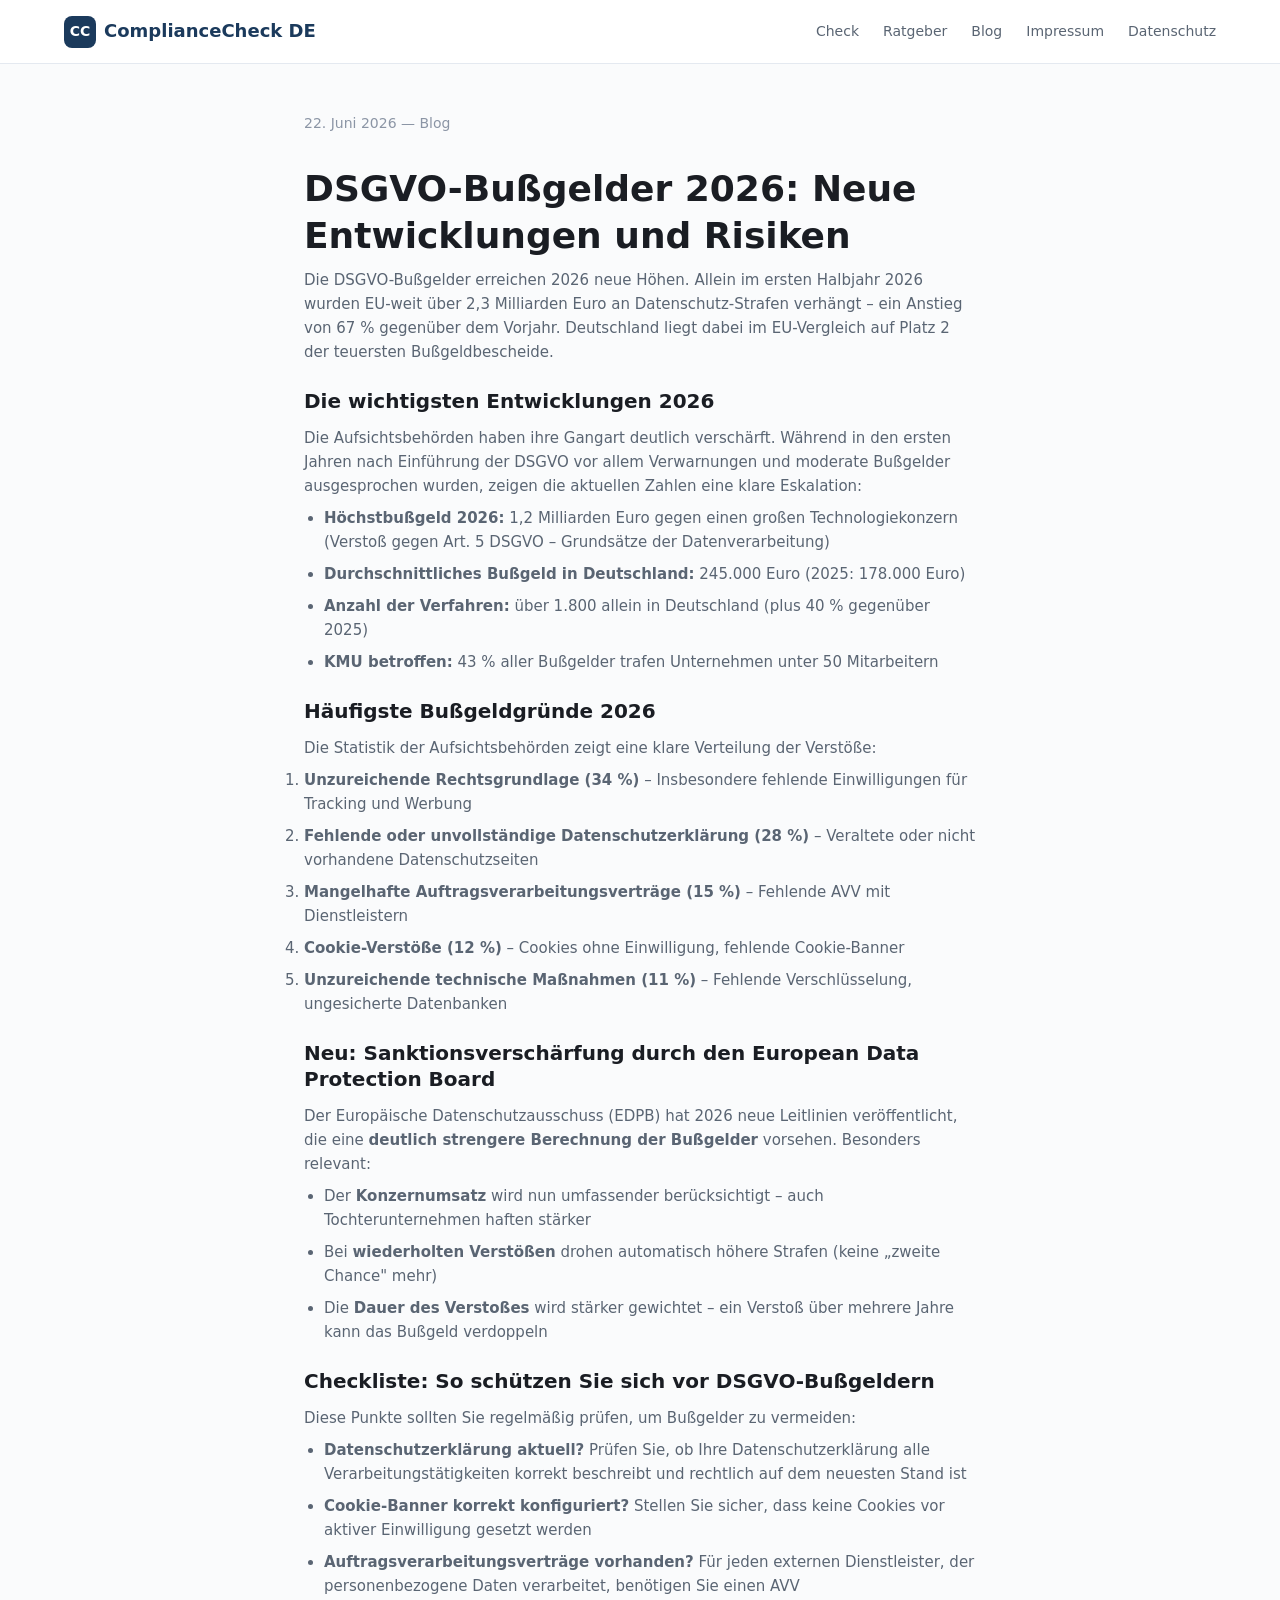
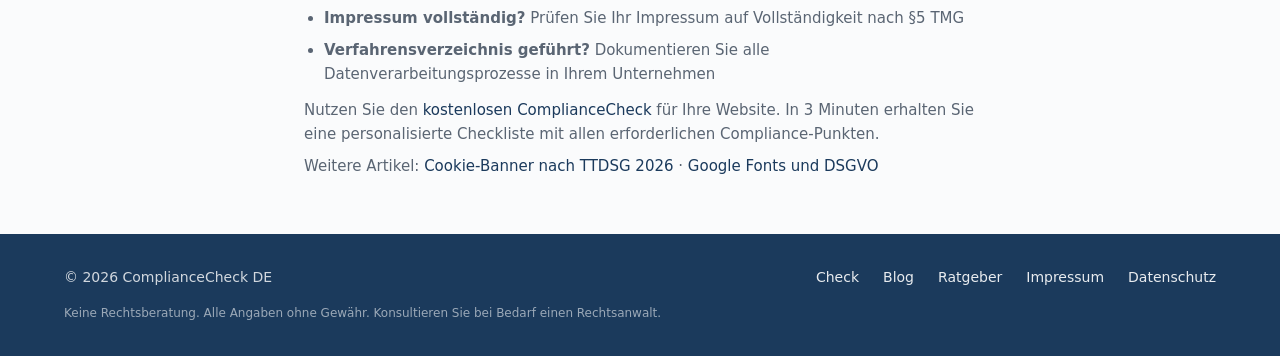
<file: blog/dsgvo-bussgelder-2026.html>
<!DOCTYPE html>
<html lang="de">
<head>
<meta charset="UTF-8">
<meta name="viewport" content="width=device-width, initial-scale=1.0">
<title>DSGVO-Bußgelder 2026: Neue Entwicklungen und Risiken — ComplianceCheck DE</title>
<meta name="description" content="DSGVO-Bußgelder 2026: Aktuelle Zahlen, neue Höchststrafen, verschärfte Gangart der Aufsichtsbehörden. Mit Compliance-Checkliste für Ihr Unternehmen.">
<meta name="keywords" content="DSGVO Bußgelder 2026, DSGVO Strafen, Datenschutzverstoß Bußgeld, Aufsichtsbehörden DSGVO, Bußgeldkatalog DSGVO">
<link rel="canonical" href="https://creativecodingsolutions.github.io/compliancecheck-de/blog/dsgvo-bussgelder-2026.html">
<script defer data-domain="compliancecheck-de.creativecodingsolutions.github.io" src="https://plausible.io/js/script.js"></script>
<script type="application/ld+json">
{
  "@context": "https://schema.org",
  "@type": "FAQPage",
  "mainEntity": [
    {"@type":"Question","name":"Wie hoch sind die DSGVO-Bußgelder 2026?","acceptedAnswer":{"@type":"Answer","text":"2026 haben die Aufsichtsbehörden Bußgelder in bisher nie dagewesener Höhe verhängt. Allein im ersten Halbjahr 2026 wurden EU-weit über 2,3 Milliarden Euro an DSGVO-Strafen ausgesprochen, ein Anstieg von 67 % gegenüber dem Vorjahr."}},
    {"@type":"Question","name":"Welche DSGVO-Verstöße werden am häufigsten bestraft?","acceptedAnswer":{"@type":"Answer","text":"Die häufigsten Bußgeldgründe 2026 sind: unzureichende Rechtsgrundlage für Datenverarbeitung (34 %), fehlende oder unvollständige Datenschutzerklärung (28 %), mangelhafte Auftragsverarbeitungsverträge (15 %) und Verstöße gegen Cookie-Einwilligungen (12 %)."}},
    {"@type":"Question","name":"Wie kann ich DSGVO-Bußgelder vermeiden?","acceptedAnswer":{"@type":"Answer","text":"Nutzen Sie unseren kostenlosen ComplianceCheck für Ihre Website und stellen Sie sicher, dass Impressum, Datenschutzerklärung, Cookie-Banner und AGB vollständig und aktuell sind."}}
  ]
}
</script>
<link rel="stylesheet" href="../style.css">
</head>
<body>

<header class="site-header">
  <div class="header-inner">
    <a href="../" class="logo">
      <span class="logo-icon">CC</span>
      ComplianceCheck DE
    </a>
    <nav class="nav">
      <a href="../">Check</a>
      <a href="../faq/website-pflichten.html">Ratgeber</a>
      <a href="index.html">Blog</a>
      <a href="../impressum.html">Impressum</a>
      <a href="../datenschutz.html">Datenschutz</a>
    </nav>
  </div>
</header>

<main class="legal-page">
  <p class="stand"><time datetime="2026-06-22">22. Juni 2026</time> — Blog</p>
  <h1>DSGVO-Bußgelder 2026: Neue Entwicklungen und Risiken</h1>

  <p>Die DSGVO-Bußgelder erreichen 2026 neue Höhen. Allein im ersten Halbjahr 2026 wurden EU-weit über 2,3 Milliarden Euro an Datenschutz-Strafen verhängt – ein Anstieg von 67 % gegenüber dem Vorjahr. Deutschland liegt dabei im EU-Vergleich auf Platz 2 der teuersten Bußgeldbescheide.</p>

  <h2>Die wichtigsten Entwicklungen 2026</h2>

  <p>Die Aufsichtsbehörden haben ihre Gangart deutlich verschärft. Während in den ersten Jahren nach Einführung der DSGVO vor allem Verwarnungen und moderate Bußgelder ausgesprochen wurden, zeigen die aktuellen Zahlen eine klare Eskalation:</p>

  <ul>
    <li><strong>Höchstbußgeld 2026:</strong> 1,2 Milliarden Euro gegen einen großen Technologiekonzern (Verstoß gegen Art. 5 DSGVO – Grundsätze der Datenverarbeitung)</li>
    <li><strong>Durchschnittliches Bußgeld in Deutschland:</strong> 245.000 Euro (2025: 178.000 Euro)</li>
    <li><strong>Anzahl der Verfahren:</strong> über 1.800 allein in Deutschland (plus 40 % gegenüber 2025)</li>
    <li><strong>KMU betroffen:</strong> 43 % aller Bußgelder trafen Unternehmen unter 50 Mitarbeitern</li>
  </ul>

  <h2>Häufigste Bußgeldgründe 2026</h2>

  <p>Die Statistik der Aufsichtsbehörden zeigt eine klare Verteilung der Verstöße:</p>

  <ol>
    <li><strong>Unzureichende Rechtsgrundlage (34 %)</strong> – Insbesondere fehlende Einwilligungen für Tracking und Werbung</li>
    <li><strong>Fehlende oder unvollständige Datenschutzerklärung (28 %)</strong> – Veraltete oder nicht vorhandene Datenschutzseiten</li>
    <li><strong>Mangelhafte Auftragsverarbeitungsverträge (15 %)</strong> – Fehlende AVV mit Dienstleistern</li>
    <li><strong>Cookie-Verstöße (12 %)</strong> – Cookies ohne Einwilligung, fehlende Cookie-Banner</li>
    <li><strong>Unzureichende technische Maßnahmen (11 %)</strong> – Fehlende Verschlüsselung, ungesicherte Datenbanken</li>
  </ol>

  <h2>Neu: Sanktionsverschärfung durch den European Data Protection Board</h2>

  <p>Der Europäische Datenschutzausschuss (EDPB) hat 2026 neue Leitlinien veröffentlicht, die eine <strong>deutlich strengere Berechnung der Bußgelder</strong> vorsehen. Besonders relevant:</p>

  <ul>
    <li>Der <strong>Konzernumsatz</strong> wird nun umfassender berücksichtigt – auch Tochterunternehmen haften stärker</li>
    <li>Bei <strong>wiederholten Verstößen</strong> drohen automatisch höhere Strafen (keine „zweite Chance" mehr)</li>
    <li>Die <strong>Dauer des Verstoßes</strong> wird stärker gewichtet – ein Verstoß über mehrere Jahre kann das Bußgeld verdoppeln</li>
  </ul>

  <h2>Checkliste: So schützen Sie sich vor DSGVO-Bußgeldern</h2>

  <p>Diese Punkte sollten Sie regelmäßig prüfen, um Bußgelder zu vermeiden:</p>

  <ul>
    <li><strong>Datenschutzerklärung aktuell?</strong> Prüfen Sie, ob Ihre Datenschutzerklärung alle Verarbeitungstätigkeiten korrekt beschreibt und rechtlich auf dem neuesten Stand ist</li>
    <li><strong>Cookie-Banner korrekt konfiguriert?</strong> Stellen Sie sicher, dass keine Cookies vor aktiver Einwilligung gesetzt werden</li>
    <li><strong>Auftragsverarbeitungsverträge vorhanden?</strong> Für jeden externen Dienstleister, der personenbezogene Daten verarbeitet, benötigen Sie einen AVV</li>
    <li><strong>Impressum vollständig?</strong> Prüfen Sie Ihr Impressum auf Vollständigkeit nach §5 TMG</li>
    <li><strong>Verfahrensverzeichnis geführt?</strong> Dokumentieren Sie alle Datenverarbeitungsprozesse in Ihrem Unternehmen</li>
  </ul>

  <p>Nutzen Sie den <a href="../">kostenlosen ComplianceCheck</a> für Ihre Website. In 3 Minuten erhalten Sie eine personalisierte Checkliste mit allen erforderlichen Compliance-Punkten.</p>

  <p>Weitere Artikel: <a href="cookie-banner-ttdsg-2026.html">Cookie-Banner nach TTDSG 2026</a> · <a href="google-fonts-abmahnung.html">Google Fonts und DSGVO</a></p>
</main>

<footer class="legal-footer">
  <div class="footer-inner">
    <span>&copy; 2026 ComplianceCheck DE</span>
    <div class="footer-links">
      <a href="../">Check</a>
      <a href="index.html">Blog</a>
      <a href="../faq/website-pflichten.html">Ratgeber</a>
      <a href="../impressum.html">Impressum</a>
      <a href="../datenschutz.html">Datenschutz</a>
    </div>
  </div>
  <div class="footer-disclaimer">
    Keine Rechtsberatung. Alle Angaben ohne Gewähr. Konsultieren Sie bei Bedarf einen Rechtsanwalt.
  </div>
</footer>

</body>
</html>
</file>
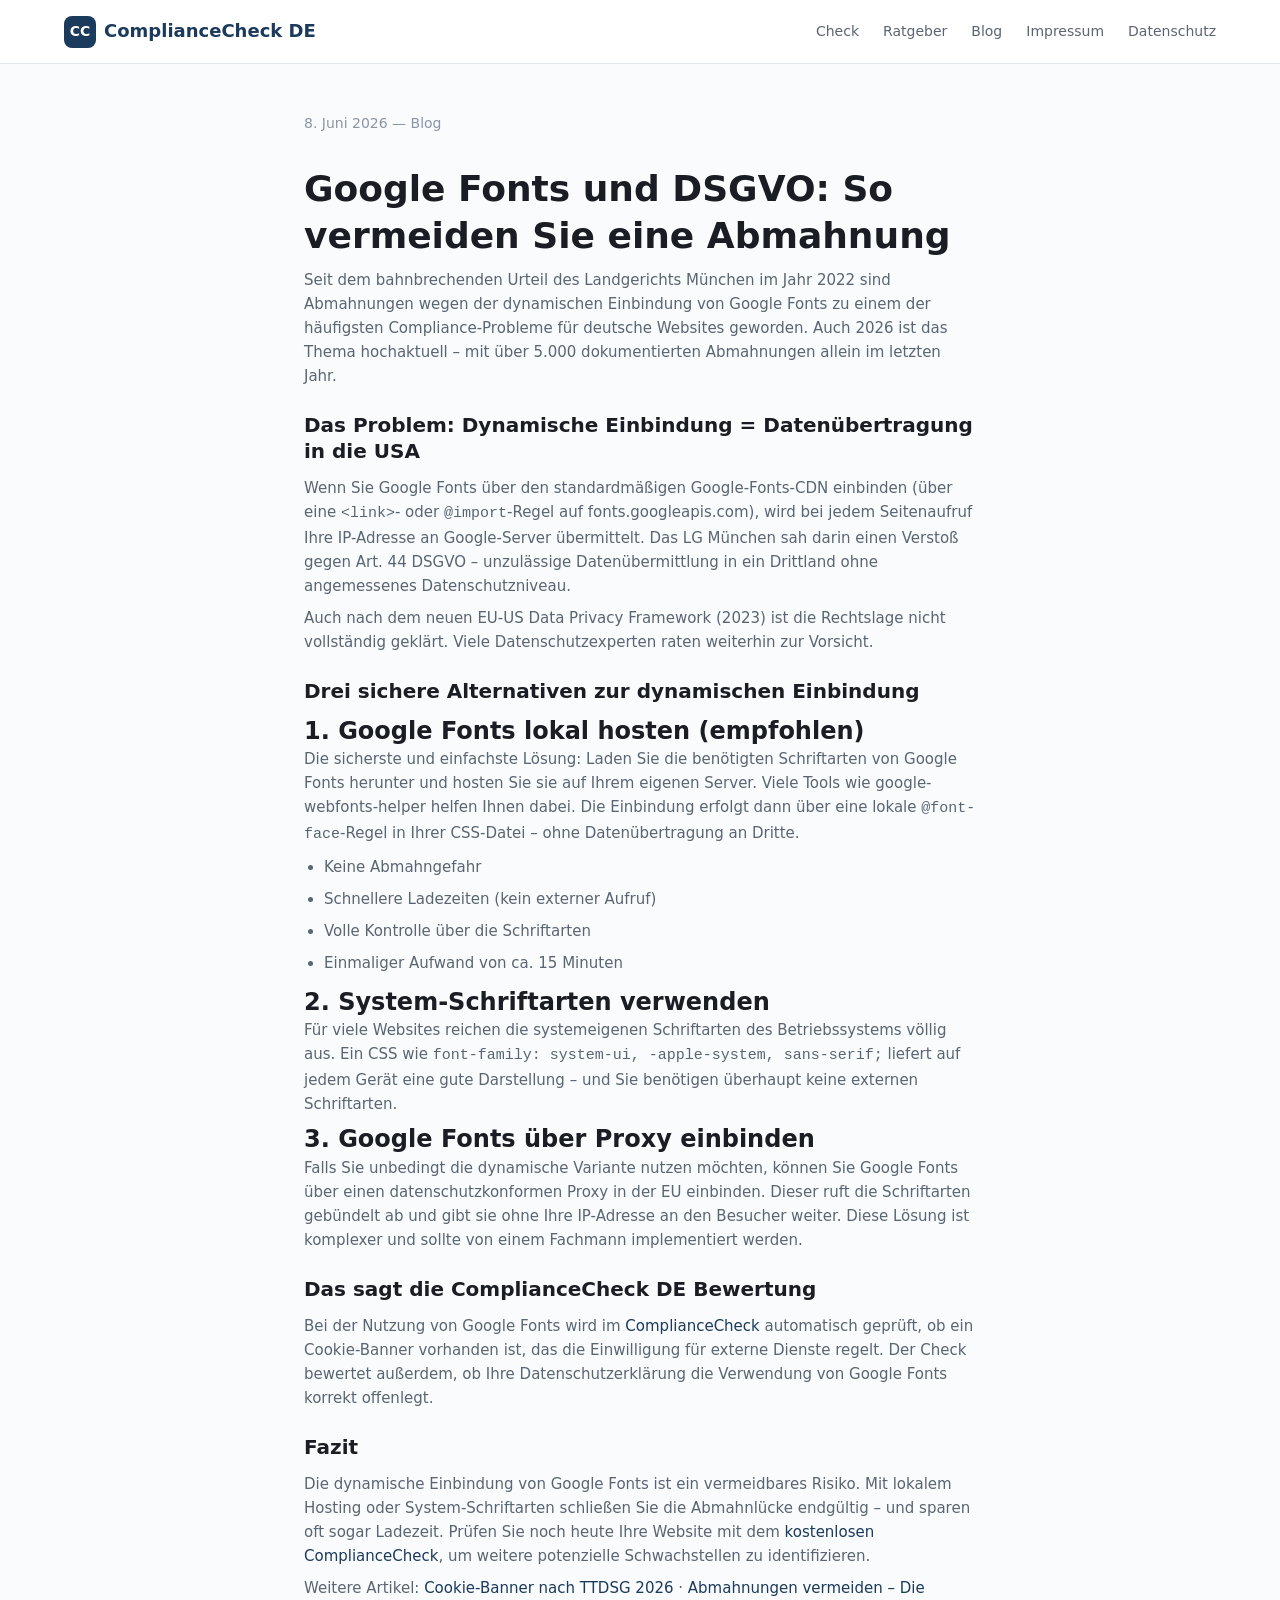
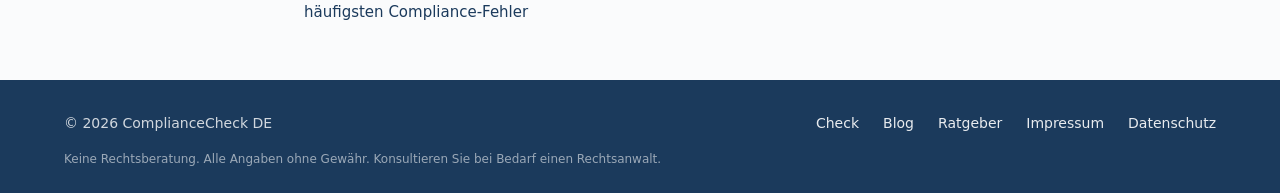
<file: blog/google-fonts-abmahnung.html>
<!DOCTYPE html>
<html lang="de">
<head>
<meta charset="UTF-8">
<meta name="viewport" content="width=device-width, initial-scale=1.0">
<title>Google Fonts und DSGVO: So vermeiden Sie eine Abmahnung — ComplianceCheck DE</title>
<meta name="description" content="Google Fonts Abmahnung 2026: LG München Urteil, DSGVO-Verstoß bei dynamischer Einbindung. So binden Sie Google Fonts datenschutzkonform ein oder weichen auf Alternativen aus.">
<meta name="keywords" content="Google Fonts Abmahnung, LG München Google Fonts, Google Fonts DSGVO, Google Fonts lokal einbinden, Google Fonts Alternative">
<link rel="canonical" href="https://creativecodingsolutions.github.io/compliancecheck-de/blog/google-fonts-abmahnung.html">
<script defer data-domain="compliancecheck-de.creativecodingsolutions.github.io" src="https://plausible.io/js/script.js"></script>
<script type="application/ld+json">
{
  "@context": "https://schema.org",
  "@type": "FAQPage",
  "mainEntity": [
    {"@type":"Question","name":"Ist die Google Fonts Nutzung DSGVO-konform?","acceptedAnswer":{"@type":"Answer","text":"Die dynamische Einbindung von Google Fonts über die Google-API ist ohne Einwilligung nicht DSGVO-konform, da Ihre IP-Adresse an Google-Server in den USA übermittelt wird. Das LG München hat dies 2022 klar als Verstoß gewertet. Die lokale Einbindung (Self-Hosting) ist hingegen unproblematisch."}},
    {"@type":"Question","name":"Wie vermeide ich eine Google Fonts Abmahnung?","acceptedAnswer":{"@type":"Answer","text":"Die sicherste Methode: Laden Sie die Schriftarten herunter und hosten Sie sie lokal auf Ihrem Server. Alternativ können Sie system-eigene Schriftarten (Fallback-Fonts) verwenden oder Google Fonts über einen datenschutzkonformen Proxy einbinden."}},
    {"@type":"Question","name":"Wie hoch ist das Risiko einer Abmahnung?","acceptedAnswer":{"@type":"Answer","text":"Das Risiko ist real: Seit dem LG München Urteil haben spezialisierte Abmahnkanzleien tausende Websites abgemahnt. Die Kosten liegen zwischen 500 und 2.500 Euro pro Abmahnung."}}
  ]
}
</script>
<link rel="stylesheet" href="../style.css">
</head>
<body>

<header class="site-header">
  <div class="header-inner">
    <a href="../" class="logo">
      <span class="logo-icon">CC</span>
      ComplianceCheck DE
    </a>
    <nav class="nav">
      <a href="../">Check</a>
      <a href="../faq/website-pflichten.html">Ratgeber</a>
      <a href="index.html">Blog</a>
      <a href="../impressum.html">Impressum</a>
      <a href="../datenschutz.html">Datenschutz</a>
    </nav>
  </div>
</header>

<main class="legal-page">
  <p class="stand"><time datetime="2026-06-08">8. Juni 2026</time> — Blog</p>
  <h1>Google Fonts und DSGVO: So vermeiden Sie eine Abmahnung</h1>

  <p>Seit dem bahnbrechenden Urteil des Landgerichts München im Jahr 2022 sind Abmahnungen wegen der dynamischen Einbindung von Google Fonts zu einem der häufigsten Compliance-Probleme für deutsche Websites geworden. Auch 2026 ist das Thema hochaktuell – mit über 5.000 dokumentierten Abmahnungen allein im letzten Jahr.</p>

  <h2>Das Problem: Dynamische Einbindung = Datenübertragung in die USA</h2>

  <p>Wenn Sie Google Fonts über den standardmäßigen Google-Fonts-CDN einbinden (über eine <code>&lt;link&gt;</code>- oder <code>@import</code>-Regel auf fonts.googleapis.com), wird bei jedem Seitenaufruf Ihre IP-Adresse an Google-Server übermittelt. Das LG München sah darin einen Verstoß gegen Art. 44 DSGVO – unzulässige Datenübermittlung in ein Drittland ohne angemessenes Datenschutzniveau.</p>

  <p>Auch nach dem neuen EU-US Data Privacy Framework (2023) ist die Rechtslage nicht vollständig geklärt. Viele Datenschutzexperten raten weiterhin zur Vorsicht.</p>

  <h2>Drei sichere Alternativen zur dynamischen Einbindung</h2>

  <h3>1. Google Fonts lokal hosten (empfohlen)</h3>

  <p>Die sicherste und einfachste Lösung: Laden Sie die benötigten Schriftarten von Google Fonts herunter und hosten Sie sie auf Ihrem eigenen Server. Viele Tools wie google-webfonts-helper helfen Ihnen dabei. Die Einbindung erfolgt dann über eine lokale <code>@font-face</code>-Regel in Ihrer CSS-Datei – ohne Datenübertragung an Dritte.</p>

  <ul>
    <li>Keine Abmahngefahr</li>
    <li>Schnellere Ladezeiten (kein externer Aufruf)</li>
    <li>Volle Kontrolle über die Schriftarten</li>
    <li>Einmaliger Aufwand von ca. 15 Minuten</li>
  </ul>

  <h3>2. System-Schriftarten verwenden</h3>

  <p>Für viele Websites reichen die systemeigenen Schriftarten des Betriebssystems völlig aus. Ein CSS wie <code>font-family: system-ui, -apple-system, sans-serif;</code> liefert auf jedem Gerät eine gute Darstellung – und Sie benötigen überhaupt keine externen Schriftarten.</p>

  <h3>3. Google Fonts über Proxy einbinden</h3>

  <p>Falls Sie unbedingt die dynamische Variante nutzen möchten, können Sie Google Fonts über einen datenschutzkonformen Proxy in der EU einbinden. Dieser ruft die Schriftarten gebündelt ab und gibt sie ohne Ihre IP-Adresse an den Besucher weiter. Diese Lösung ist komplexer und sollte von einem Fachmann implementiert werden.</p>

  <h2>Das sagt die ComplianceCheck DE Bewertung</h2>

  <p>Bei der Nutzung von Google Fonts wird im <a href="../">ComplianceCheck</a> automatisch geprüft, ob ein Cookie-Banner vorhanden ist, das die Einwilligung für externe Dienste regelt. Der Check bewertet außerdem, ob Ihre Datenschutzerklärung die Verwendung von Google Fonts korrekt offenlegt.</p>

  <h2>Fazit</h2>

  <p>Die dynamische Einbindung von Google Fonts ist ein vermeidbares Risiko. Mit lokalem Hosting oder System-Schriftarten schließen Sie die Abmahnlücke endgültig – und sparen oft sogar Ladezeit. Prüfen Sie noch heute Ihre Website mit dem <a href="../">kostenlosen ComplianceCheck</a>, um weitere potenzielle Schwachstellen zu identifizieren.</p>

  <p>Weitere Artikel: <a href="cookie-banner-ttdsg-2026.html">Cookie-Banner nach TTDSG 2026</a> · <a href="../faq/abmahnung-vermeiden.html">Abmahnungen vermeiden – Die häufigsten Compliance-Fehler</a></p>
</main>

<footer class="legal-footer">
  <div class="footer-inner">
    <span>&copy; 2026 ComplianceCheck DE</span>
    <div class="footer-links">
      <a href="../">Check</a>
      <a href="index.html">Blog</a>
      <a href="../faq/website-pflichten.html">Ratgeber</a>
      <a href="../impressum.html">Impressum</a>
      <a href="../datenschutz.html">Datenschutz</a>
    </div>
  </div>
  <div class="footer-disclaimer">
    Keine Rechtsberatung. Alle Angaben ohne Gewähr. Konsultieren Sie bei Bedarf einen Rechtsanwalt.
  </div>
</footer>

</body>
</html>
</file>
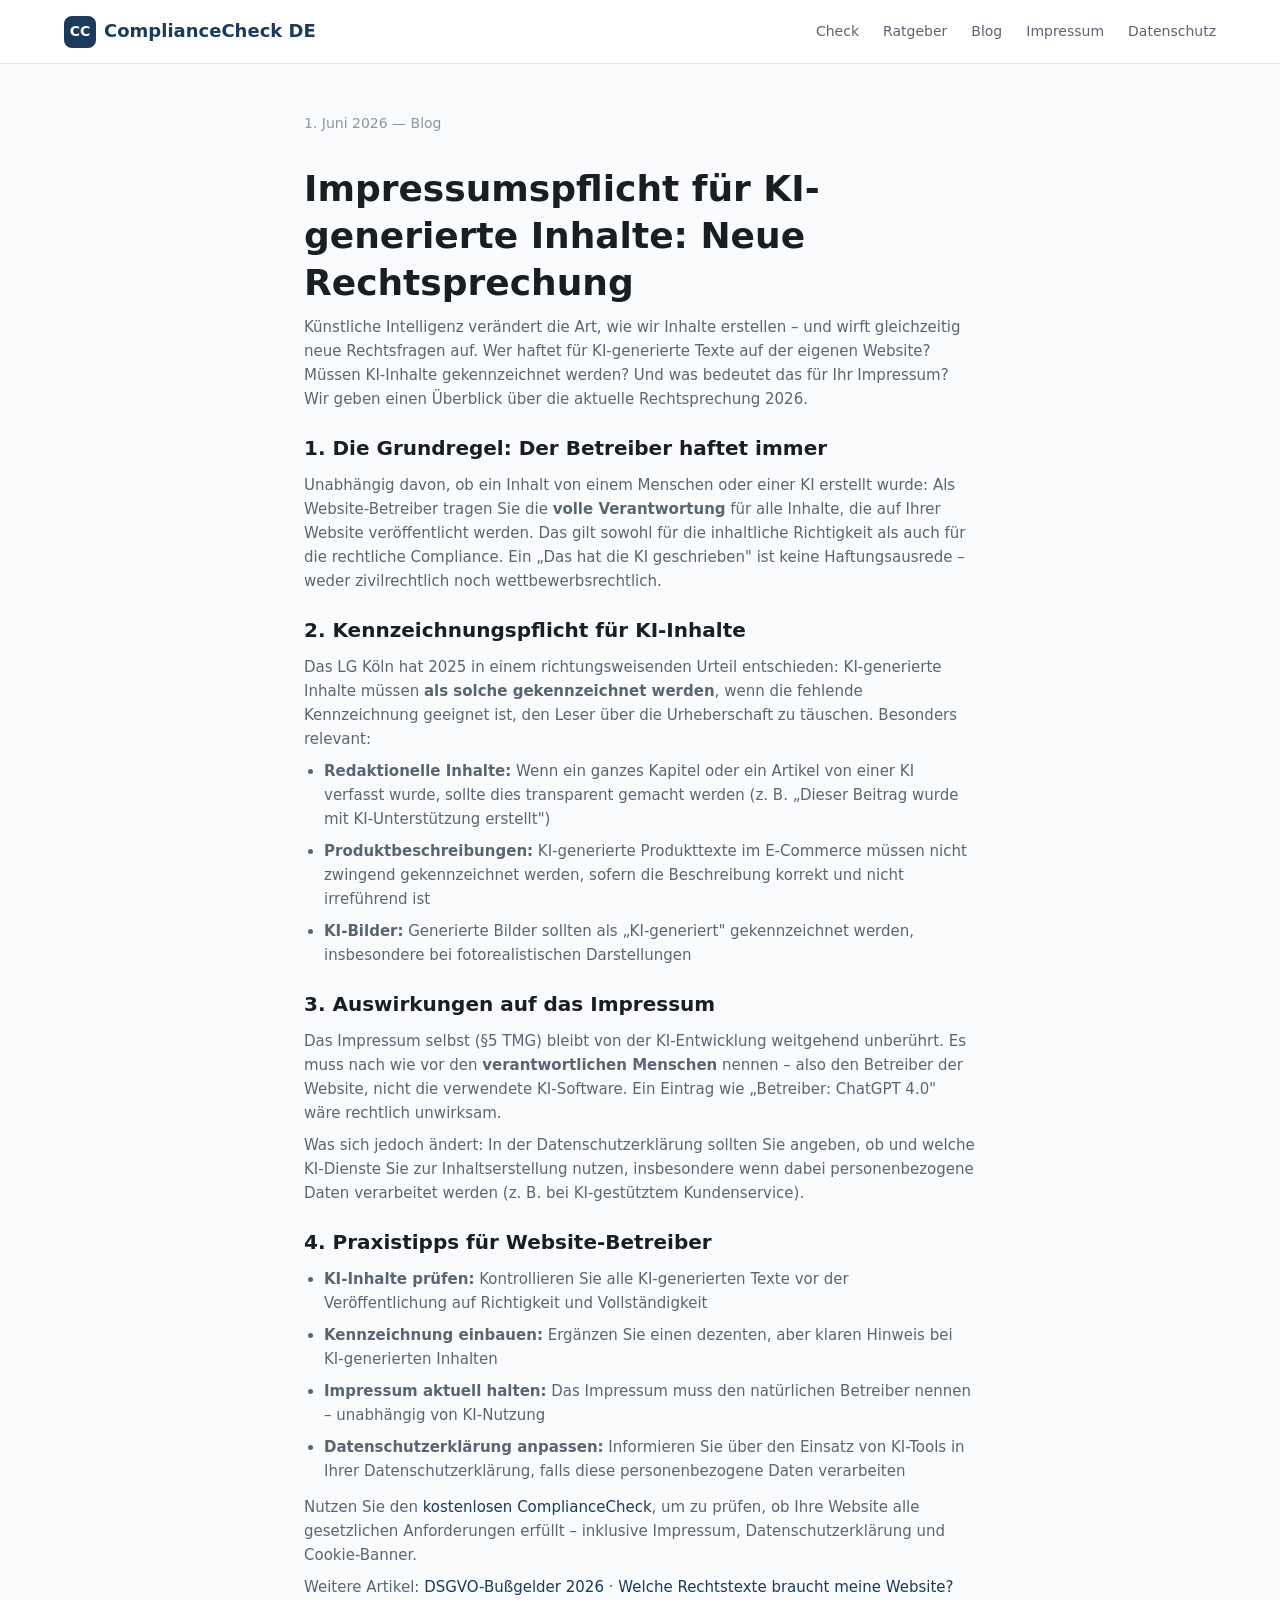
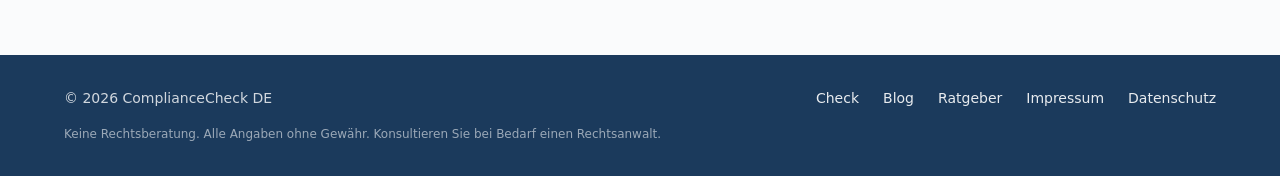
<file: blog/ki-impressum-pflicht.html>
<!DOCTYPE html>
<html lang="de">
<head>
<meta charset="UTF-8">
<meta name="viewport" content="width=device-width, initial-scale=1.0">
<title>Impressumspflicht für KI-generierte Inhalte: Neue Rechtsprechung — ComplianceCheck DE</title>
<meta name="description" content="Impressumspflicht für KI-Inhalte 2026: Neue Gerichtsurteile zur Kennzeichnungspflicht und Haftung für KI-generierte Texte und Bilder. Was Website-Betreiber wissen müssen.">
<meta name="keywords" content="KI Impressumspflicht, KI-Inhalte kennzeichnen, KI generierte Texte Haftung, KI Bilderkennung Impressum, KI Rechtsprechung 2026">
<link rel="canonical" href="https://creativecodingsolutions.github.io/compliancecheck-de/blog/ki-impressum-pflicht.html">
<script defer data-domain="compliancecheck-de.creativecodingsolutions.github.io" src="https://plausible.io/js/script.js"></script>
<script type="application/ld+json">
{
  "@context": "https://schema.org",
  "@type": "FAQPage",
  "mainEntity": [
    {"@type":"Question","name":"Müssen KI-generierte Inhalte gekennzeichnet werden?","acceptedAnswer":{"@type":"Answer","text":"Ja, nach aktueller Rechtsprechung müssen KI-generierte Inhalte in vielen Fällen als solche gekennzeichnet werden. Das LG Köln hat 2025 entschieden, dass fehlende Kennzeichnung von KI-Texten eine Irreführung darstellen kann."}},
    {"@type":"Question","name":"Wer haftet für KI-generierte Inhalte im Impressum?","acceptedAnswer":{"@type":"Answer","text":"Der Website-Betreiber haftet vollumfänglich für alle Inhalte, auch wenn sie von einer KI generiert wurden. Die Impressumspflicht nach §5 TMG bleibt unberührt – das Impressum muss den verantwortlichen Menschen nennen, nicht die KI."}},
    {"@type":"Question","name":"Brauche ich ein KI-Label im Impressum?","acceptedAnswer":{"@type":"Answer","text":"Nein, das Impressum selbst muss keinen KI-Hinweis enthalten. Die Kennzeichnungspflicht betrifft die Inhalte selbst (z. B. ein „Dieser Text wurde mit KI-Unterstützung erstellt"-Hinweis am Artikelende)."}}
  ]
}
</script>
<link rel="stylesheet" href="../style.css">
</head>
<body>

<header class="site-header">
  <div class="header-inner">
    <a href="../" class="logo">
      <span class="logo-icon">CC</span>
      ComplianceCheck DE
    </a>
    <nav class="nav">
      <a href="../">Check</a>
      <a href="../faq/website-pflichten.html">Ratgeber</a>
      <a href="index.html">Blog</a>
      <a href="../impressum.html">Impressum</a>
      <a href="../datenschutz.html">Datenschutz</a>
    </nav>
  </div>
</header>

<main class="legal-page">
  <p class="stand"><time datetime="2026-06-01">1. Juni 2026</time> — Blog</p>
  <h1>Impressumspflicht für KI-generierte Inhalte: Neue Rechtsprechung</h1>

  <p>Künstliche Intelligenz verändert die Art, wie wir Inhalte erstellen – und wirft gleichzeitig neue Rechtsfragen auf. Wer haftet für KI-generierte Texte auf der eigenen Website? Müssen KI-Inhalte gekennzeichnet werden? Und was bedeutet das für Ihr Impressum? Wir geben einen Überblick über die aktuelle Rechtsprechung 2026.</p>

  <h2>1. Die Grundregel: Der Betreiber haftet immer</h2>

  <p>Unabhängig davon, ob ein Inhalt von einem Menschen oder einer KI erstellt wurde: Als Website-Betreiber tragen Sie die <strong>volle Verantwortung</strong> für alle Inhalte, die auf Ihrer Website veröffentlicht werden. Das gilt sowohl für die inhaltliche Richtigkeit als auch für die rechtliche Compliance. Ein „Das hat die KI geschrieben" ist keine Haftungsausrede – weder zivilrechtlich noch wettbewerbsrechtlich.</p>

  <h2>2. Kennzeichnungspflicht für KI-Inhalte</h2>

  <p>Das LG Köln hat 2025 in einem richtungsweisenden Urteil entschieden: KI-generierte Inhalte müssen <strong>als solche gekennzeichnet werden</strong>, wenn die fehlende Kennzeichnung geeignet ist, den Leser über die Urheberschaft zu täuschen. Besonders relevant:</p>

  <ul>
    <li><strong>Redaktionelle Inhalte:</strong> Wenn ein ganzes Kapitel oder ein Artikel von einer KI verfasst wurde, sollte dies transparent gemacht werden (z. B. „Dieser Beitrag wurde mit KI-Unterstützung erstellt")</li>
    <li><strong>Produktbeschreibungen:</strong> KI-generierte Produkttexte im E-Commerce müssen nicht zwingend gekennzeichnet werden, sofern die Beschreibung korrekt und nicht irreführend ist</li>
    <li><strong>KI-Bilder:</strong> Generierte Bilder sollten als „KI-generiert" gekennzeichnet werden, insbesondere bei fotorealistischen Darstellungen</li>
  </ul>

  <h2>3. Auswirkungen auf das Impressum</h2>

  <p>Das Impressum selbst (§5 TMG) bleibt von der KI-Entwicklung weitgehend unberührt. Es muss nach wie vor den <strong>verantwortlichen Menschen</strong> nennen – also den Betreiber der Website, nicht die verwendete KI-Software. Ein Eintrag wie „Betreiber: ChatGPT 4.0" wäre rechtlich unwirksam.</p>

  <p>Was sich jedoch ändert: In der Datenschutzerklärung sollten Sie angeben, ob und welche KI-Dienste Sie zur Inhaltserstellung nutzen, insbesondere wenn dabei personenbezogene Daten verarbeitet werden (z. B. bei KI-gestütztem Kundenservice).</p>

  <h2>4. Praxistipps für Website-Betreiber</h2>

  <ul>
    <li><strong>KI-Inhalte prüfen:</strong> Kontrollieren Sie alle KI-generierten Texte vor der Veröffentlichung auf Richtigkeit und Vollständigkeit</li>
    <li><strong>Kennzeichnung einbauen:</strong> Ergänzen Sie einen dezenten, aber klaren Hinweis bei KI-generierten Inhalten</li>
    <li><strong>Impressum aktuell halten:</strong> Das Impressum muss den natürlichen Betreiber nennen – unabhängig von KI-Nutzung</li>
    <li><strong>Datenschutzerklärung anpassen:</strong> Informieren Sie über den Einsatz von KI-Tools in Ihrer Datenschutzerklärung, falls diese personenbezogene Daten verarbeiten</li>
  </ul>

  <p>Nutzen Sie den <a href="../">kostenlosen ComplianceCheck</a>, um zu prüfen, ob Ihre Website alle gesetzlichen Anforderungen erfüllt – inklusive Impressum, Datenschutzerklärung und Cookie-Banner.</p>

  <p>Weitere Artikel: <a href="dsgvo-bussgelder-2026.html">DSGVO-Bußgelder 2026</a> · <a href="../faq/website-pflichten.html">Welche Rechtstexte braucht meine Website?</a></p>
</main>

<footer class="legal-footer">
  <div class="footer-inner">
    <span>&copy; 2026 ComplianceCheck DE</span>
    <div class="footer-links">
      <a href="../">Check</a>
      <a href="index.html">Blog</a>
      <a href="../faq/website-pflichten.html">Ratgeber</a>
      <a href="../impressum.html">Impressum</a>
      <a href="../datenschutz.html">Datenschutz</a>
    </div>
  </div>
  <div class="footer-disclaimer">
    Keine Rechtsberatung. Alle Angaben ohne Gewähr. Konsultieren Sie bei Bedarf einen Rechtsanwalt.
  </div>
</footer>

</body>
</html>
</file>
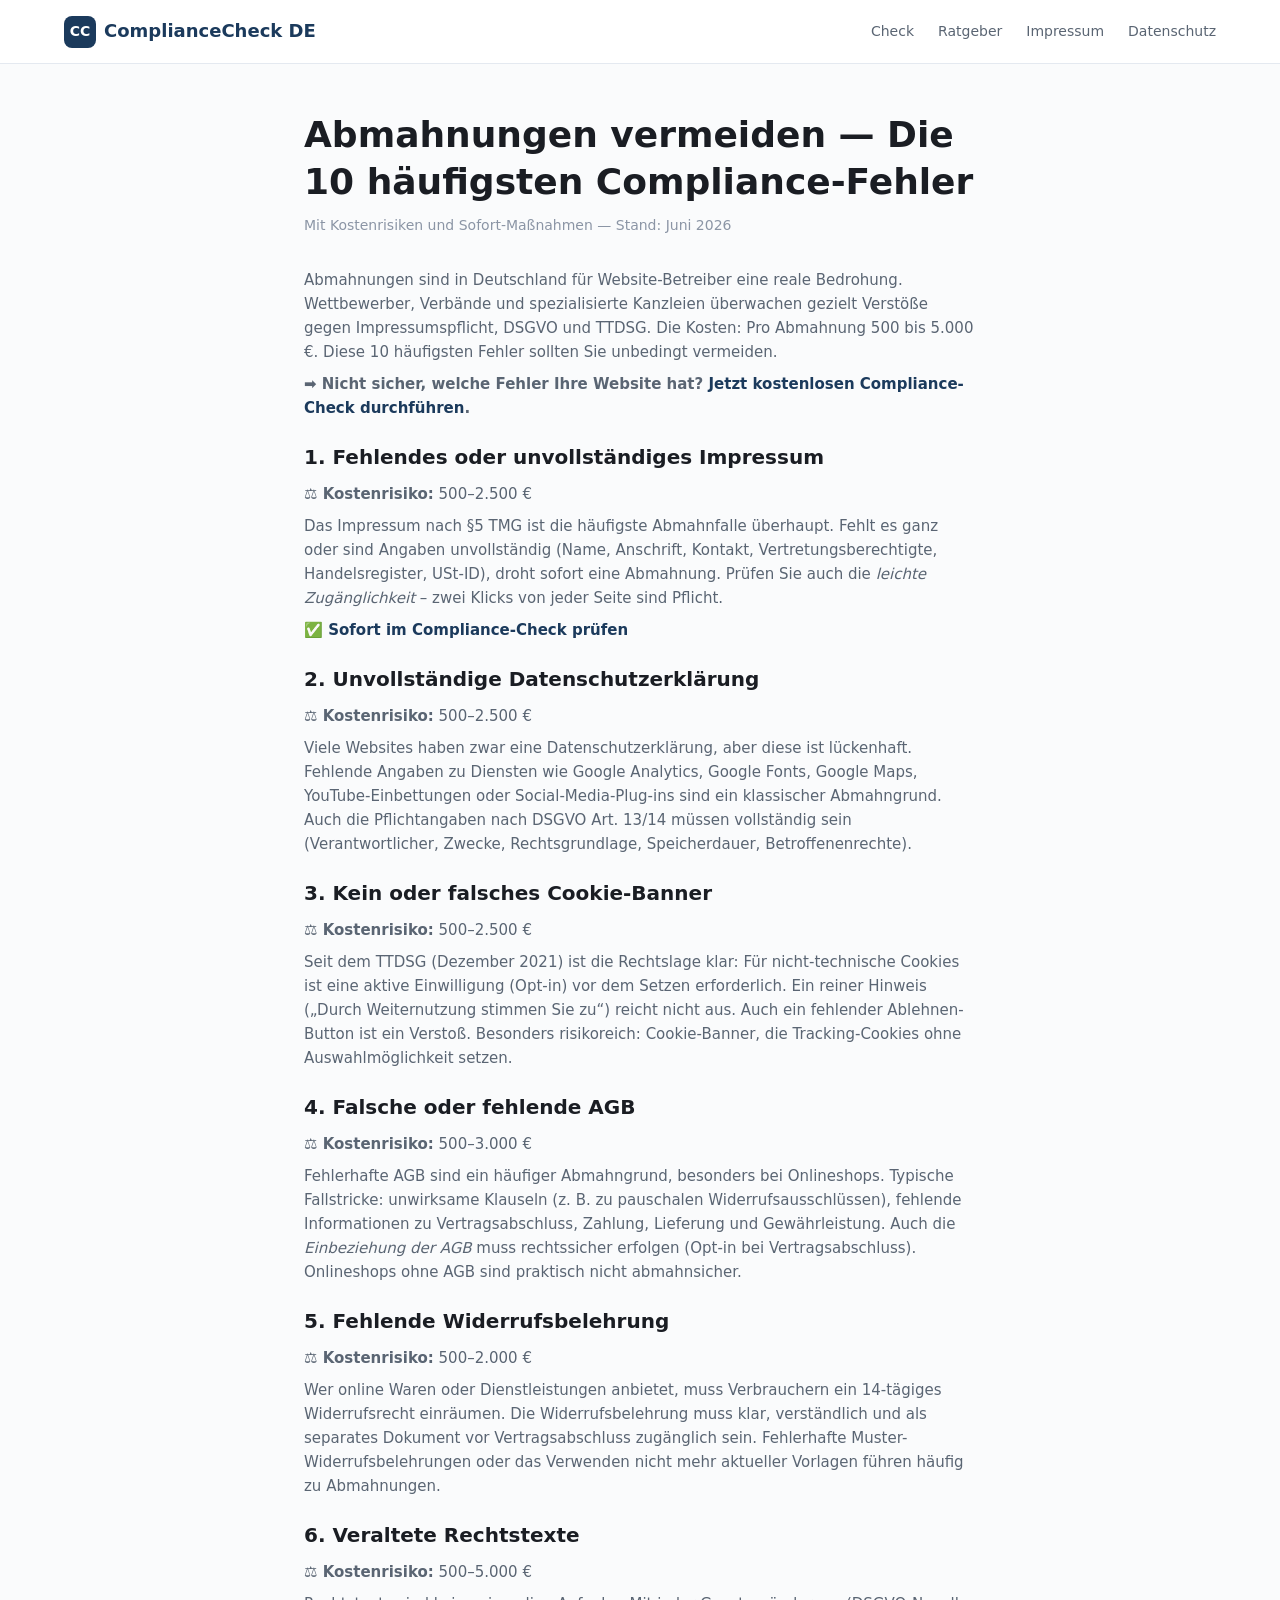
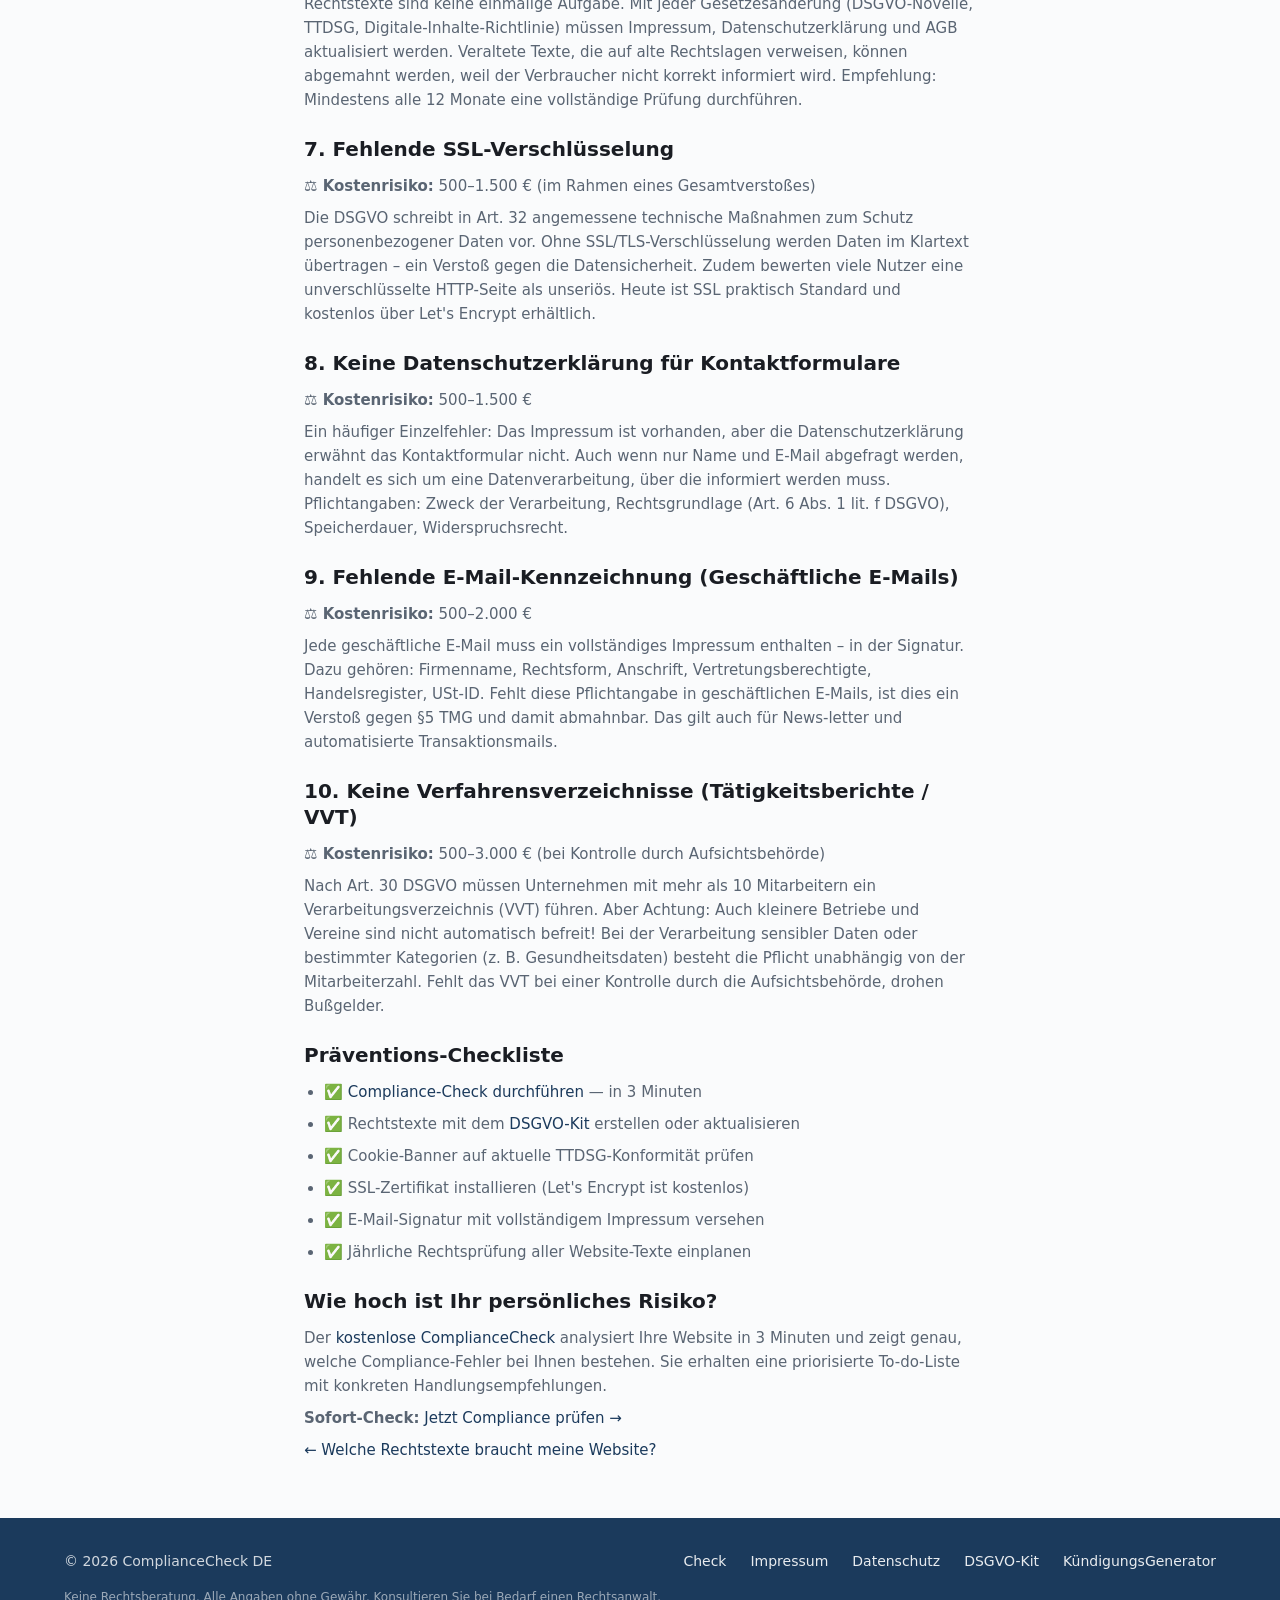
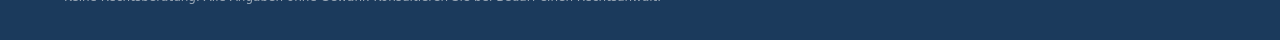
<file: faq/abmahnung-vermeiden.html>
<!DOCTYPE html>
<html lang="de">
<head>
<meta charset="UTF-8">
<meta name="viewport" content="width=device-width, initial-scale=1.0">
<title>Abmahnungen vermeiden — Die 10 häufigsten Compliance-Fehler — ComplianceCheck DE</title>
<meta name="description" content="Die 10 häufigsten Abmahnungsfallen im deutschen Online-Recht: fehlendes Impressum, DSGVO-Lücken, Cookie-Banner, SSL, AGB. Inklusive Kostenrisiken (500–5.000 €) und Sofort-Maßnahmen.">
<meta name="keywords" content="Abmahnung vermeiden, Compliance Fehler Website, Abmahnrisiko, DSGVO Abmahnung, Impressum fehlt, Cookie Banner fehlt, Website rechtssicher">
<link rel="canonical" href="https://creativecodingsolutions.github.io/compliancecheck-de/faq/abmahnung-vermeiden.html">
<script defer data-domain="compliancecheck-de.creativecodingsolutions.github.io" src="https://plausible.io/js/script.js"></script>
<script type="application/ld+json">
{
  "@context": "https://schema.org",
  "@type": "FAQPage",
  "mainEntity": [
    {
      "@type": "Question",
      "name": "Was kostet eine Abmahnung wegen fehlendem Impressum?",
      "acceptedAnswer": {
        "@type": "Answer",
        "text": "Eine Abmahnung wegen fehlendem oder unvollständigem Impressum kostet in der Regel 500–2.500 €, in schweren Fällen bis zu 5.000 €. Hinzu kommen Anwaltskosten und ggf. Gerichtskosten bei einstweiligen Verfügungen."
      }
    },
    {
      "@type": "Question",
      "name": "Brauche ich ein Cookie-Banner auch ohne Tracking?",
      "acceptedAnswer": {
        "@type": "Answer",
        "text": "Rein technisch notwendige Cookies (Session-Cookies, CSRF-Token) benötigen keine Einwilligung. Sobald jedoch Analyse-, Marketing- oder Social-Media-Cookies gesetzt werden, ist ein Cookie-Banner nach TTDSG Pflicht. Verstöße kosten 500–2.500 €."
      }
    },
    {
      "@type": "Question",
      "name": "Ist SSL-Verschlüsselung gesetzlich vorgeschrieben?",
      "acceptedAnswer": {
        "@type": "Answer",
        "text": "Ja, bei der Übertragung personenbezogener Daten (Kontaktformulare, Logins, Zahlungen) schreibt die DSGVO Art. 32 angemessene Sicherheitsmaßnahmen vor. SSL/TLS-Verschlüsselung ist der Mindeststandard. Fehlende SSL-Nutzung gilt als Verstoß gegen die Datensicherheit."
      }
    },
    {
      "@type": "Question",
      "name": "Müssen alte Rechtstexte aktualisiert werden?",
      "acceptedAnswer": {
        "@type": "Answer",
        "text": "Ja. Rechtstexte müssen immer der aktuellen Gesetzeslage entsprechen. Nach dem TTDSG (Dezember 2021), der DSGVO-Anpassung 2024 oder anderen Gesetzesänderungen sind veraltete Texte ein häufiger Abmahngrund. Mindestens einmal jährlich prüfen."
      }
    },
    {
      "@type": "Question",
      "name": "Brauche ich eine Datenschutzerklärung für mein Kontaktformular?",
      "acceptedAnswer": {
        "@type": "Answer",
        "text": "Ja, zwingend. Jedes Kontaktformular übermittelt personenbezogene Daten (Name, E-Mail, Nachricht). Die Datenschutzerklärung muss darüber informieren, wie diese Daten verarbeitet werden. Fehlt dieser Hinweis, liegt ein DSGVO-Verstoß vor, abmahnbar ab 500 €."
      }
    }
  ]
}
</script>
<link rel="stylesheet" href="../style.css">
</head>
<body>

<header class="site-header">
  <div class="header-inner">
    <a href="../" class="logo">
      <span class="logo-icon">CC</span>
      ComplianceCheck DE
    </a>
    <nav class="nav">
      <a href="../">Check</a>
      <a href="website-pflichten.html">Ratgeber</a>
      <a href="../impressum.html">Impressum</a>
      <a href="../datenschutz.html">Datenschutz</a>
    </nav>
  </div>
</header>

<main class="legal-page">
  <h1>Abmahnungen vermeiden — Die 10 häufigsten Compliance-Fehler</h1>
  <p class="stand">Mit Kostenrisiken und Sofort-Maßnahmen — Stand: Juni 2026</p>

  <p>Abmahnungen sind in Deutschland für Website-Betreiber eine reale Bedrohung. Wettbewerber, Verbände und spezialisierte Kanzleien überwachen gezielt Verstöße gegen Impressumspflicht, DSGVO und TTDSG. Die Kosten: Pro Abmahnung 500 bis 5.000 €. Diese 10 häufigsten Fehler sollten Sie unbedingt vermeiden.</p>

  <p><strong>➡️ Nicht sicher, welche Fehler Ihre Website hat? <a href="../">Jetzt kostenlosen Compliance-Check durchführen</a>.</strong></p>

  <h2>1. Fehlendes oder unvollständiges Impressum</h2>
  <p><strong>⚖️ Kostenrisiko:</strong> 500–2.500 €</p>
  <p>Das Impressum nach §5 TMG ist die häufigste Abmahnfalle überhaupt. Fehlt es ganz oder sind Angaben unvollständig (Name, Anschrift, Kontakt, Vertretungsberechtigte, Handelsregister, USt-ID), droht sofort eine Abmahnung. Prüfen Sie auch die <em>leichte Zugänglichkeit</em> – zwei Klicks von jeder Seite sind Pflicht.</p>
  <p><strong>✅ <a href="../">Sofort im Compliance-Check prüfen</a></strong></p>

  <h2>2. Unvollständige Datenschutzerklärung</h2>
  <p><strong>⚖️ Kostenrisiko:</strong> 500–2.500 €</p>
  <p>Viele Websites haben zwar eine Datenschutzerklärung, aber diese ist lückenhaft. Fehlende Angaben zu Diensten wie Google Analytics, Google Fonts, Google Maps, YouTube-Einbettungen oder Social-Media-Plug-ins sind ein klassischer Abmahngrund. Auch die Pflichtangaben nach DSGVO Art. 13/14 müssen vollständig sein (Verantwortlicher, Zwecke, Rechtsgrundlage, Speicherdauer, Betroffenenrechte).</p>

  <h2>3. Kein oder falsches Cookie-Banner</h2>
  <p><strong>⚖️ Kostenrisiko:</strong> 500–2.500 €</p>
  <p>Seit dem TTDSG (Dezember 2021) ist die Rechtslage klar: Für nicht-technische Cookies ist eine aktive Einwilligung (Opt-in) vor dem Setzen erforderlich. Ein reiner Hinweis („Durch Weiternutzung stimmen Sie zu“) reicht nicht aus. Auch ein fehlender Ablehnen-Button ist ein Verstoß. Besonders risikoreich: Cookie-Banner, die Tracking-Cookies ohne Auswahlmöglichkeit setzen.</p>

  <h2>4. Falsche oder fehlende AGB</h2>
  <p><strong>⚖️ Kostenrisiko:</strong> 500–3.000 €</p>
  <p>Fehlerhafte AGB sind ein häufiger Abmahngrund, besonders bei Onlineshops. Typische Fallstricke: unwirksame Klauseln (z. B. zu pauschalen Widerrufsausschlüssen), fehlende Informationen zu Vertragsabschluss, Zahlung, Lieferung und Gewährleistung. Auch die <em>Einbeziehung der AGB</em> muss rechtssicher erfolgen (Opt-in bei Vertragsabschluss). Onlineshops ohne AGB sind praktisch nicht abmahnsicher.</p>

  <h2>5. Fehlende Widerrufsbelehrung</h2>
  <p><strong>⚖️ Kostenrisiko:</strong> 500–2.000 €</p>
  <p>Wer online Waren oder Dienstleistungen anbietet, muss Verbrauchern ein 14-tägiges Widerrufsrecht einräumen. Die Widerrufsbelehrung muss klar, verständlich und als separates Dokument vor Vertragsabschluss zugänglich sein. Fehlerhafte Muster-Widerrufsbelehrungen oder das Verwenden nicht mehr aktueller Vorlagen führen häufig zu Abmahnungen.</p>

  <h2>6. Veraltete Rechtstexte</h2>
  <p><strong>⚖️ Kostenrisiko:</strong> 500–5.000 €</p>
  <p>Rechtstexte sind keine einmalige Aufgabe. Mit jeder Gesetzesänderung (DSGVO-Novelle, TTDSG, Digitale-Inhalte-Richtlinie) müssen Impressum, Datenschutzerklärung und AGB aktualisiert werden. Veraltete Texte, die auf alte Rechtslagen verweisen, können abgemahnt werden, weil der Verbraucher nicht korrekt informiert wird. Empfehlung: Mindestens alle 12 Monate eine vollständige Prüfung durchführen.</p>

  <h2>7. Fehlende SSL-Verschlüsselung</h2>
  <p><strong>⚖️ Kostenrisiko:</strong> 500–1.500 € (im Rahmen eines Gesamtverstoßes)</p>
  <p>Die DSGVO schreibt in Art. 32 angemessene technische Maßnahmen zum Schutz personenbezogener Daten vor. Ohne SSL/TLS-Verschlüsselung werden Daten im Klartext übertragen – ein Verstoß gegen die Datensicherheit. Zudem bewerten viele Nutzer eine unverschlüsselte HTTP-Seite als unseriös. Heute ist SSL praktisch Standard und kostenlos über Let's Encrypt erhältlich.</p>

  <h2>8. Keine Datenschutzerklärung für Kontaktformulare</h2>
  <p><strong>⚖️ Kostenrisiko:</strong> 500–1.500 €</p>
  <p>Ein häufiger Einzelfehler: Das Impressum ist vorhanden, aber die Datenschutzerklärung erwähnt das Kontaktformular nicht. Auch wenn nur Name und E-Mail abgefragt werden, handelt es sich um eine Datenverarbeitung, über die informiert werden muss. Pflichtangaben: Zweck der Verarbeitung, Rechtsgrundlage (Art. 6 Abs. 1 lit. f DSGVO), Speicherdauer, Widerspruchsrecht.</p>

  <h2>9. Fehlende E-Mail-Kennzeichnung (Geschäftliche E-Mails)</h2>
  <p><strong>⚖️ Kostenrisiko:</strong> 500–2.000 €</p>
  <p>Jede geschäftliche E-Mail muss ein vollständiges Impressum enthalten – in der Signatur. Dazu gehören: Firmenname, Rechtsform, Anschrift, Vertretungsberechtigte, Handelsregister, USt-ID. Fehlt diese Pflichtangabe in geschäftlichen E-Mails, ist dies ein Verstoß gegen §5 TMG und damit abmahnbar. Das gilt auch für News-letter und automatisierte Transaktionsmails.</p>

  <h2>10. Keine Verfahrensverzeichnisse (Tätigkeitsberichte / VVT)</h2>
  <p><strong>⚖️ Kostenrisiko:</strong> 500–3.000 € (bei Kontrolle durch Aufsichtsbehörde)</p>
  <p>Nach Art. 30 DSGVO müssen Unternehmen mit mehr als 10 Mitarbeitern ein Verarbeitungsverzeichnis (VVT) führen. Aber Achtung: Auch kleinere Betriebe und Vereine sind nicht automatisch befreit! Bei der Verarbeitung sensibler Daten oder bestimmter Kategorien (z. B. Gesundheitsdaten) besteht die Pflicht unabhängig von der Mitarbeiterzahl. Fehlt das VVT bei einer Kontrolle durch die Aufsichtsbehörde, drohen Bußgelder.</p>

  <h2>Präventions-Checkliste</h2>
  <ul>
    <li>✅ <a href="../">Compliance-Check durchführen</a> — in 3 Minuten</li>
    <li>✅ Rechtstexte mit dem <a href="https://creativecodingsolutions.github.io/dsgvo-kit/" target="_blank" rel="noopener">DSGVO-Kit</a> erstellen oder aktualisieren</li>
    <li>✅ Cookie-Banner auf aktuelle TTDSG-Konformität prüfen</li>
    <li>✅ SSL-Zertifikat installieren (Let's Encrypt ist kostenlos)</li>
    <li>✅ E-Mail-Signatur mit vollständigem Impressum versehen</li>
    <li>✅ Jährliche Rechtsprüfung aller Website-Texte einplanen</li>
  </ul>

  <h2>Wie hoch ist Ihr persönliches Risiko?</h2>
  <p>Der <a href="../">kostenlose ComplianceCheck</a> analysiert Ihre Website in 3 Minuten und zeigt genau, welche Compliance-Fehler bei Ihnen bestehen. Sie erhalten eine priorisierte To-do-Liste mit konkreten Handlungsempfehlungen.</p>

  <p><strong>Sofort-Check:</strong> <a href="../">Jetzt Compliance prüfen →</a></p>

  <p><a href="website-pflichten.html">← Welche Rechtstexte braucht meine Website?</a></p>
</main>

<footer class="legal-footer">
  <div class="footer-inner">
    <span>&copy; 2026 ComplianceCheck DE</span>
    <div class="footer-links">
      <a href="../">Check</a>
      <a href="../impressum.html">Impressum</a>
      <a href="../datenschutz.html">Datenschutz</a>
      <a href="https://creativecodingsolutions.github.io/dsgvo-kit/" target="_blank" rel="noopener">DSGVO-Kit</a>
      <a href="https://creativecodingsolutions.github.io/kuendigungsgenerator/" target="_blank" rel="noopener">KündigungsGenerator</a>
    </div>
  </div>
  <div class="footer-disclaimer">
    Keine Rechtsberatung. Alle Angaben ohne Gewähr. Konsultieren Sie bei Bedarf einen Rechtsanwalt.
  </div>
</footer>

</body>
</html>
</file>
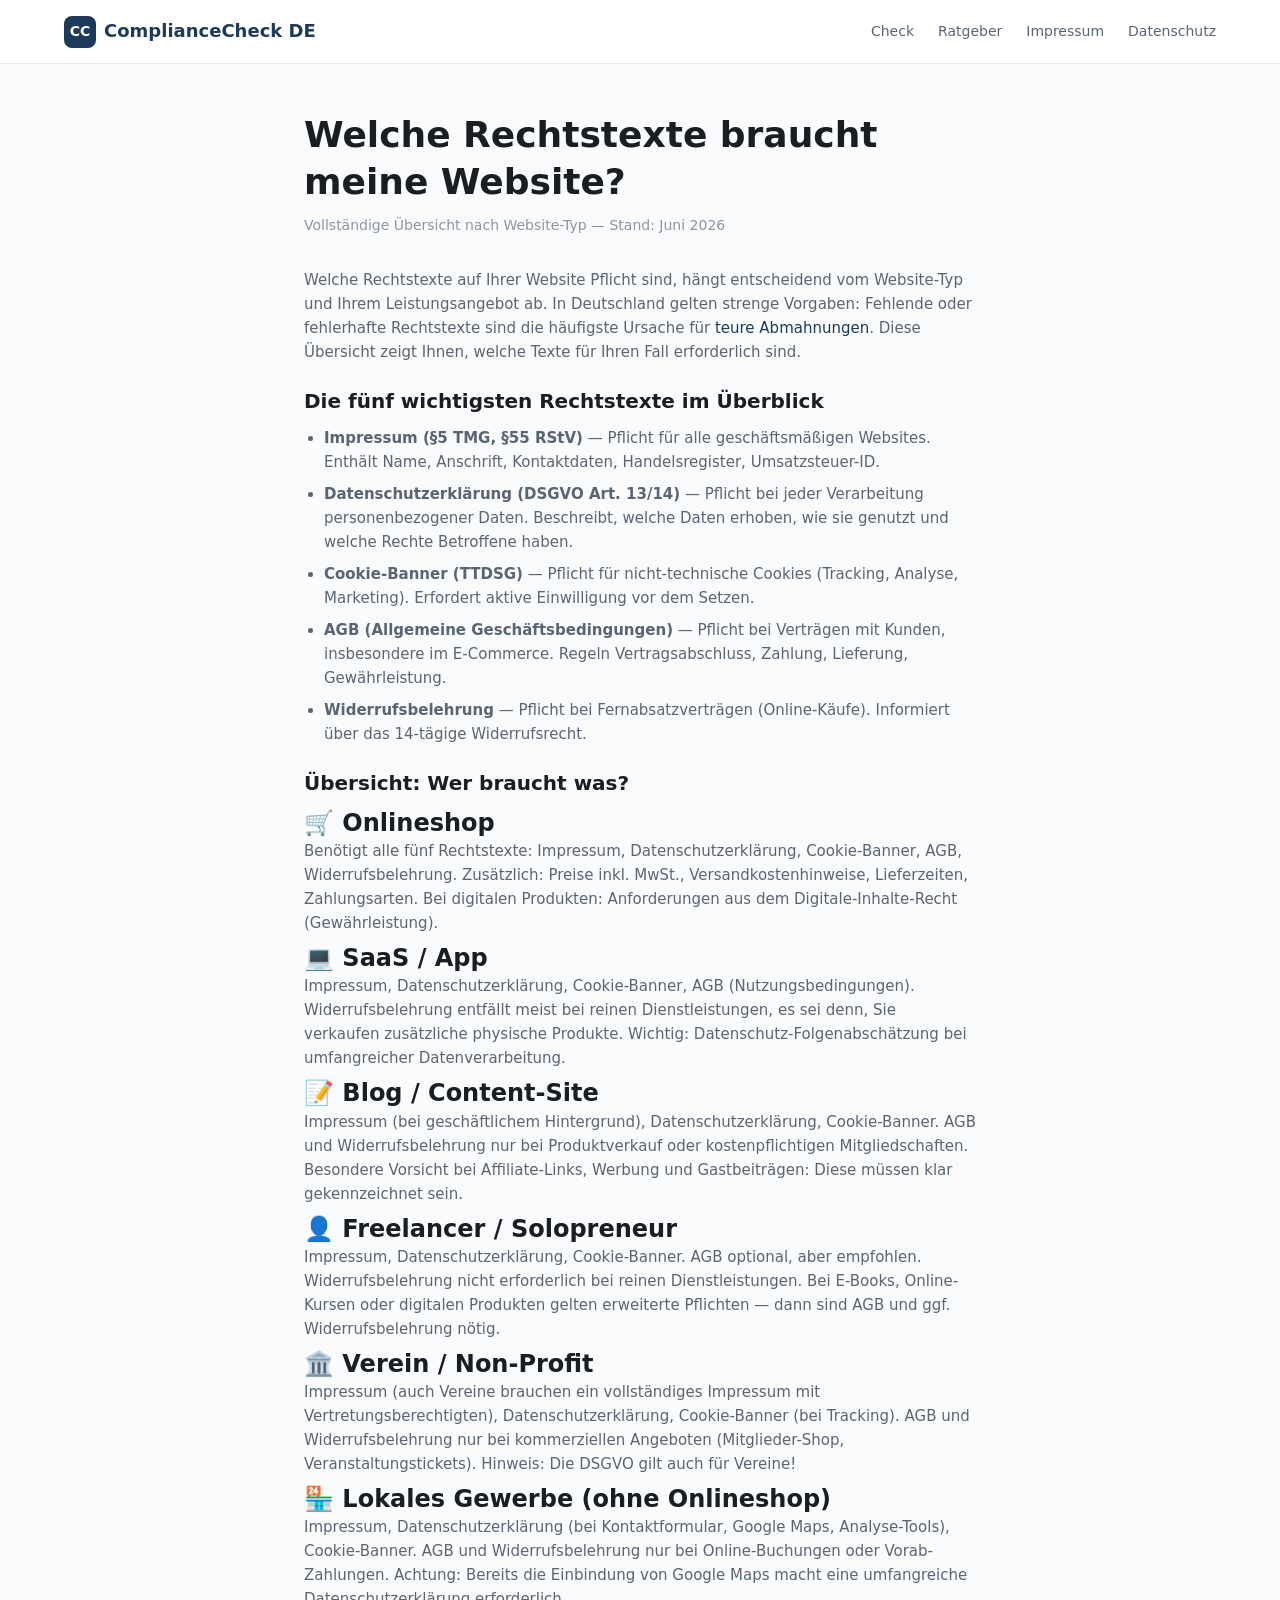
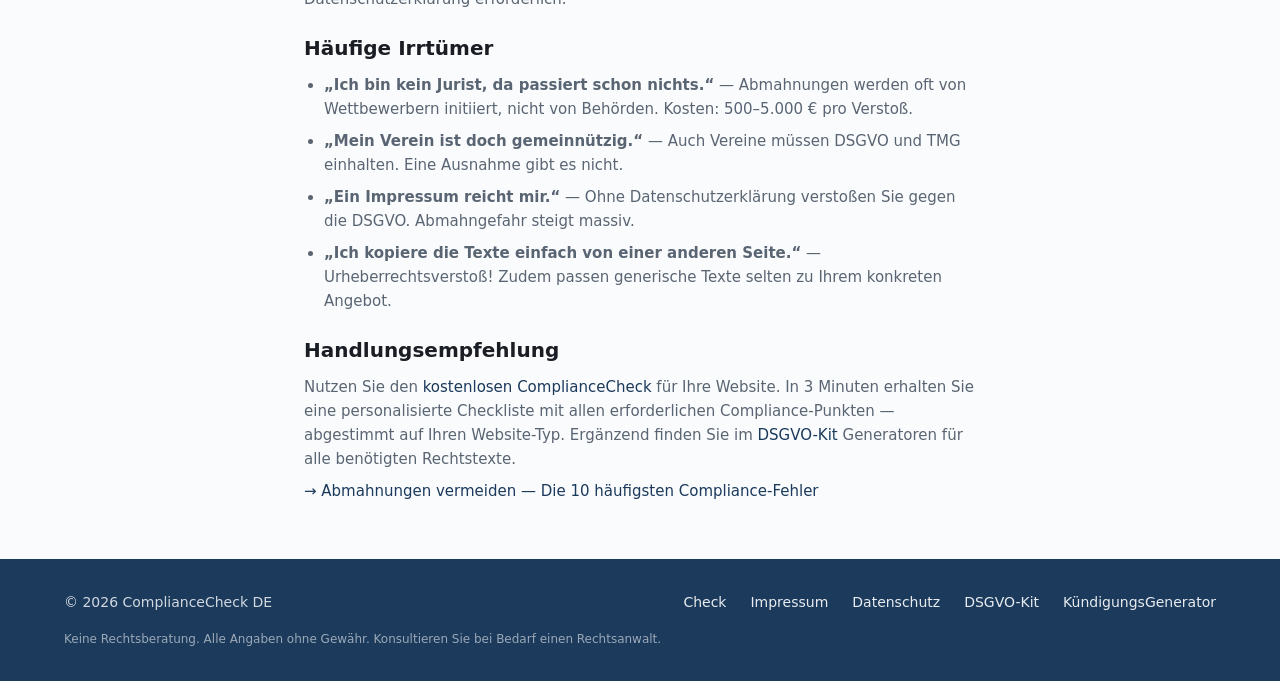
<file: faq/website-pflichten.html>
<!DOCTYPE html>
<html lang="de">
<head>
<meta charset="UTF-8">
<meta name="viewport" content="width=device-width, initial-scale=1.0">
<title>Welche Rechtstexte braucht meine Website? — ComplianceCheck DE</title>
<meta name="description" content="Vollständige Übersicht: Impressum, Datenschutzerklärung, Cookie-Banner, AGB, Widerrufsbelehrung — wer braucht was? Nach Website-Typ (Shop, SaaS, Blog, Freelancer, Verein, Lokales Gewerbe).">
<meta name="keywords" content="Rechtstexte Website, Impressum Pflicht, Datenschutzerklärung DSGVO, Cookie-Banner TTDSG, AGB Widerrufsbelehrung, Website Compliance Deutschland">
<link rel="canonical" href="https://creativecodingsolutions.github.io/compliancecheck-de/faq/website-pflichten.html">
<script defer data-domain="compliancecheck-de.creativecodingsolutions.github.io" src="https://plausible.io/js/script.js"></script>
<script type="application/ld+json">
{
  "@context": "https://schema.org",
  "@type": "FAQPage",
  "mainEntity": [
    {
      "@type": "Question",
      "name": "Welche Rechtstexte braucht ein Onlineshop?",
      "acceptedAnswer": {
        "@type": "Answer",
        "text": "Ein Onlineshop benötigt alle fünf Kern-Rechtstexte: Impressum (§5 TMG), Datenschutzerklärung (DSGVO Art. 13/14), Cookie-Banner (TTDSG), AGB und Widerrufsbelehrung."
      }
    },
    {
      "@type": "Question",
      "name": "Braucht ein Blog ein Impressum?",
      "acceptedAnswer": {
        "@type": "Answer",
        "text": "Ja, sobald der Blog geschäftliche Interessen verfolgt (Werbung, Affiliate-Links, Produktplatzierungen) oder regelmäßig redaktionelle Inhalte veröffentlicht, ist ein Impressum nach §5 TMG Pflicht."
      }
    },
    {
      "@type": "Question",
      "name": "Muss ein lokales Gewerbe ohne Onlineshop eine Datenschutzerklärung haben?",
      "acceptedAnswer": {
        "@type": "Answer",
        "text": "Ja. Sobald Sie personenbezogene Daten verarbeiten (Kontaktformular, Google Maps, Analyse-Tools), benötigen Sie eine Datenschutzerklärung gemäß DSGVO Art. 13/14."
      }
    },
    {
      "@type": "Question",
      "name": "Brauchen Freelancer eine Widerrufsbelehrung?",
      "acceptedAnswer": {
        "@type": "Answer",
        "text": "Nein, wenn Sie ausschließlich Dienstleistungen anbieten und kein Fernabsatzgeschäft für Waren betreiben. Bei gemischten Angeboten (z. B. E-Books + Beratung) kann eine Widerrufsbelehrung erforderlich sein."
      }
    },
    {
      "@type": "Question",
      "name": "Brauchen Vereine ein Cookie-Banner?",
      "acceptedAnswer": {
        "@type": "Answer",
        "text": "Ja, sobald die Website nicht notwendige Cookies setzt (z. B. Tracking, Analyse, Social-Media-Buttons). Reine technische Cookies sind ohne Einwilligung zulässig, für alles andere ist ein Cookie-Banner nach TTDSG erforderlich."
      }
    }
  ]
}
</script>
<link rel="stylesheet" href="../style.css">
</head>
<body>

<header class="site-header">
  <div class="header-inner">
    <a href="../" class="logo">
      <span class="logo-icon">CC</span>
      ComplianceCheck DE
    </a>
    <nav class="nav">
      <a href="../">Check</a>
      <a href="website-pflichten.html" aria-current="page">Ratgeber</a>
      <a href="../impressum.html">Impressum</a>
      <a href="../datenschutz.html">Datenschutz</a>
    </nav>
  </div>
</header>

<main class="legal-page">
  <h1>Welche Rechtstexte braucht meine Website?</h1>
  <p class="stand">Vollständige Übersicht nach Website-Typ — Stand: Juni 2026</p>

  <p>Welche Rechtstexte auf Ihrer Website Pflicht sind, hängt entscheidend vom Website-Typ und Ihrem Leistungsangebot ab. In Deutschland gelten strenge Vorgaben: Fehlende oder fehlerhafte Rechtstexte sind die häufigste Ursache für <a href="abmahnung-vermeiden.html">teure Abmahnungen</a>. Diese Übersicht zeigt Ihnen, welche Texte für Ihren Fall erforderlich sind.</p>

  <h2>Die fünf wichtigsten Rechtstexte im Überblick</h2>

  <ul>
    <li><strong>Impressum (§5 TMG, §55 RStV)</strong> — Pflicht für alle geschäftsmäßigen Websites. Enthält Name, Anschrift, Kontaktdaten, Handelsregister, Umsatzsteuer-ID.</li>
    <li><strong>Datenschutzerklärung (DSGVO Art. 13/14)</strong> — Pflicht bei jeder Verarbeitung personenbezogener Daten. Beschreibt, welche Daten erhoben, wie sie genutzt und welche Rechte Betroffene haben.</li>
    <li><strong>Cookie-Banner (TTDSG)</strong> — Pflicht für nicht-technische Cookies (Tracking, Analyse, Marketing). Erfordert aktive Einwilligung vor dem Setzen.</li>
    <li><strong>AGB (Allgemeine Geschäftsbedingungen)</strong> — Pflicht bei Verträgen mit Kunden, insbesondere im E-Commerce. Regeln Vertragsabschluss, Zahlung, Lieferung, Gewährleistung.</li>
    <li><strong>Widerrufsbelehrung</strong> — Pflicht bei Fernabsatzverträgen (Online-Käufe). Informiert über das 14-tägige Widerrufsrecht.</li>
  </ul>

  <h2>Übersicht: Wer braucht was?</h2>

  <h3>🛒 Onlineshop</h3>
  <p>Benötigt alle fünf Rechtstexte: Impressum, Datenschutzerklärung, Cookie-Banner, AGB, Widerrufsbelehrung. Zusätzlich: Preise inkl. MwSt., Versandkostenhinweise, Lieferzeiten, Zahlungsarten. Bei digitalen Produkten: Anforderungen aus dem Digitale-Inhalte-Recht (Gewährleistung).</p>

  <h3>💻 SaaS / App</h3>
  <p>Impressum, Datenschutzerklärung, Cookie-Banner, AGB (Nutzungsbedingungen). Widerrufsbelehrung entfällt meist bei reinen Dienstleistungen, es sei denn, Sie verkaufen zusätzliche physische Produkte. Wichtig: Datenschutz-Folgenabschätzung bei umfangreicher Datenverarbeitung.</p>

  <h3>📝 Blog / Content-Site</h3>
  <p>Impressum (bei geschäftlichem Hintergrund), Datenschutzerklärung, Cookie-Banner. AGB und Widerrufsbelehrung nur bei Produktverkauf oder kostenpflichtigen Mitgliedschaften. Besondere Vorsicht bei Affiliate-Links, Werbung und Gastbeiträgen: Diese müssen klar gekennzeichnet sein.</p>

  <h3>👤 Freelancer / Solopreneur</h3>
  <p>Impressum, Datenschutzerklärung, Cookie-Banner. AGB optional, aber empfohlen. Widerrufsbelehrung nicht erforderlich bei reinen Dienstleistungen. Bei E-Books, Online-Kursen oder digitalen Produkten gelten erweiterte Pflichten — dann sind AGB und ggf. Widerrufsbelehrung nötig.</p>

  <h3>🏛️ Verein / Non-Profit</h3>
  <p>Impressum (auch Vereine brauchen ein vollständiges Impressum mit Vertretungsberechtigten), Datenschutzerklärung, Cookie-Banner (bei Tracking). AGB und Widerrufsbelehrung nur bei kommerziellen Angeboten (Mitglieder-Shop, Veranstaltungstickets). Hinweis: Die DSGVO gilt auch für Vereine!</p>

  <h3>🏪 Lokales Gewerbe (ohne Onlineshop)</h3>
  <p>Impressum, Datenschutzerklärung (bei Kontaktformular, Google Maps, Analyse-Tools), Cookie-Banner. AGB und Widerrufsbelehrung nur bei Online-Buchungen oder Vorab-Zahlungen. Achtung: Bereits die Einbindung von Google Maps macht eine umfangreiche Datenschutzerklärung erforderlich.</p>

  <h2>Häufige Irrtümer</h2>
  <ul>
    <li><strong>„Ich bin kein Jurist, da passiert schon nichts.“</strong> — Abmahnungen werden oft von Wettbewerbern initiiert, nicht von Behörden. Kosten: 500–5.000 € pro Verstoß.</li>
    <li><strong>„Mein Verein ist doch gemeinnützig.“</strong> — Auch Vereine müssen DSGVO und TMG einhalten. Eine Ausnahme gibt es nicht.</li>
    <li><strong>„Ein Impressum reicht mir.“</strong> — Ohne Datenschutzerklärung verstoßen Sie gegen die DSGVO. Abmahngefahr steigt massiv.</li>
    <li><strong>„Ich kopiere die Texte einfach von einer anderen Seite.“</strong> — Urheberrechtsverstoß! Zudem passen generische Texte selten zu Ihrem konkreten Angebot.</li>
  </ul>

  <h2>Handlungsempfehlung</h2>
  <p>Nutzen Sie den <a href="../">kostenlosen ComplianceCheck</a> für Ihre Website. In 3 Minuten erhalten Sie eine personalisierte Checkliste mit allen erforderlichen Compliance-Punkten — abgestimmt auf Ihren Website-Typ. Ergänzend finden Sie im <a href="https://creativecodingsolutions.github.io/dsgvo-kit/" target="_blank" rel="noopener">DSGVO-Kit</a> Generatoren für alle benötigten Rechtstexte.</p>

  <p><a href="abmahnung-vermeiden.html">→ Abmahnungen vermeiden — Die 10 häufigsten Compliance-Fehler</a></p>
</main>

<footer class="legal-footer">
  <div class="footer-inner">
    <span>&copy; 2026 ComplianceCheck DE</span>
    <div class="footer-links">
      <a href="../">Check</a>
      <a href="../impressum.html">Impressum</a>
      <a href="../datenschutz.html">Datenschutz</a>
      <a href="https://creativecodingsolutions.github.io/dsgvo-kit/" target="_blank" rel="noopener">DSGVO-Kit</a>
      <a href="https://creativecodingsolutions.github.io/kuendigungsgenerator/" target="_blank" rel="noopener">KündigungsGenerator</a>
    </div>
  </div>
  <div class="footer-disclaimer">
    Keine Rechtsberatung. Alle Angaben ohne Gewähr. Konsultieren Sie bei Bedarf einen Rechtsanwalt.
  </div>
</footer>

</body>
</html>
</file>
<file: style.css>
*, *::before, *::after {
  box-sizing: border-box;
  margin: 0;
  padding: 0;
}

html {
  font-size: 16px;
  -webkit-text-size-adjust: 100%;
  scroll-behavior: smooth;
}

body {
  font-family: 'Inter', -apple-system, BlinkMacSystemFont, 'Segoe UI', system-ui, sans-serif;
  font-size: 1rem;
  line-height: 1.6;
  color: #1A1D23;
  background: #FAFBFC;
  min-height: 100vh;
  display: flex;
  flex-direction: column;
  -webkit-font-smoothing: antialiased;
  -moz-osx-font-smoothing: grayscale;
}

:root {
  --color-primary: #1B3A5C;
  --color-primary-hover: #152E4A;
  --color-primary-light: #E8EEF5;
  --color-primary-text: #FFFFFF;
  --color-accent: #C89B3C;
  --color-accent-hover: #B08830;
  --color-accent-light: #FDF6E3;
  --color-bg: #FAFBFC;
  --color-surface: #FFFFFF;
  --color-surface-hover: #F5F7FA;
  --color-surface-alt: #F0F2F5;
  --color-border: #D1D9E6;
  --color-border-light: #E4E9F0;
  --color-text: #1A1D23;
  --color-text-secondary: #5A6573;
  --color-text-muted: #8B95A5;
  --color-text-inverse: #FFFFFF;
  --color-success: #2D7D46;
  --color-success-light: #E8F5EC;
  --color-warning: #B8860B;
  --color-warning-light: #FEF8E7;
  --color-error: #C13B3B;
  --color-error-light: #FDE8E8;
  --color-info: #2563EB;
  --color-info-light: #E8F0FE;
  --font-sans: 'Inter', -apple-system, BlinkMacSystemFont, 'Segoe UI', system-ui, sans-serif;
  --font-mono: 'JetBrains Mono', 'Fira Code', monospace;
  --radius-sm: 6px;
  --radius-md: 8px;
  --radius-lg: 12px;
  --radius-xl: 16px;
  --radius-full: 9999px;
  --shadow-sm: 0 1px 2px rgba(27, 58, 92, 0.05);
  --shadow-md: 0 2px 8px rgba(27, 58, 92, 0.08), 0 1px 3px rgba(27, 58, 92, 0.04);
  --shadow-lg: 0 8px 24px rgba(27, 58, 92, 0.10), 0 2px 6px rgba(27, 58, 92, 0.06);
  --shadow-xl: 0 16px 48px rgba(27, 58, 92, 0.14), 0 4px 12px rgba(27, 58, 92, 0.08);
  --max-width: 1200px;
  --header-height: 64px;
}

img, svg { display: block; max-width: 100%; }
a { color: var(--color-primary); text-decoration: none; }
a:hover { text-decoration: underline; }
h1, h2, h3, h4, h5, h6 { color: var(--color-text); font-weight: 700; line-height: 1.3; }
h1 { font-size: 2.25rem; }
h2 { font-size: 1.875rem; }
h3 { font-size: 1.5rem; }
h4 { font-size: 1.25rem; }

.container {
  max-width: var(--max-width);
  margin: 0 auto;
  padding: 0 1.5rem;
  width: 100%;
}

.site-header {
  background: var(--color-surface);
  border-bottom: 1px solid var(--color-border-light);
  position: sticky;
  top: 0;
  z-index: 100;
  height: var(--header-height);
}

.header-inner {
  max-width: var(--max-width);
  margin: 0 auto;
  padding: 0 1.5rem;
  display: flex;
  align-items: center;
  justify-content: space-between;
  height: 100%;
}

.logo {
  display: flex;
  align-items: center;
  gap: 0.5rem;
  font-size: 1.125rem;
  font-weight: 700;
  color: var(--color-primary);
  text-decoration: none;
}

.logo-icon {
  width: 32px;
  height: 32px;
  background: var(--color-primary);
  border-radius: var(--radius-md);
  display: flex;
  align-items: center;
  justify-content: center;
  color: white;
  font-size: 0.875rem;
  font-weight: 800;
}

.nav { display: flex; gap: 1.5rem; align-items: center; }
.nav a { font-size: 0.875rem; color: var(--color-text-secondary); font-weight: 500; }
.nav a:hover { color: var(--color-primary); text-decoration: none; }

.hero {
  background: linear-gradient(135deg, var(--color-primary) 0%, #0F2A44 100%);
  color: white;
  padding: 4rem 0 3rem;
  text-align: center;
}

.hero h1 {
  color: white;
  font-size: 2.5rem;
  margin-bottom: 0.75rem;
}

.hero p {
  font-size: 1.125rem;
  color: rgba(255, 255, 255, 0.85);
  max-width: 600px;
  margin: 0 auto 2rem;
}

.type-grid {
  display: grid;
  grid-template-columns: repeat(auto-fit, minmax(160px, 1fr));
  gap: 1rem;
  max-width: 700px;
  margin: 0 auto;
}

.type-card {
  background: rgba(255, 255, 255, 0.12);
  border: 2px solid rgba(255, 255, 255, 0.2);
  border-radius: var(--radius-lg);
  padding: 1.25rem 1rem;
  cursor: pointer;
  transition: all 0.2s ease;
  text-align: center;
  color: white;
}

.type-card:hover {
  background: rgba(255, 255, 255, 0.2);
  border-color: rgba(255, 255, 255, 0.4);
  transform: translateY(-2px);
}

.type-card.selected {
  background: var(--color-accent);
  border-color: var(--color-accent);
}

.type-icon {
  font-size: 2rem;
  margin-bottom: 0.5rem;
  line-height: 1;
}

.type-label {
  font-size: 0.875rem;
  font-weight: 600;
}

.section {
  padding: 3rem 0;
}

.section-alt {
  background: var(--color-surface);
  border-top: 1px solid var(--color-border-light);
  border-bottom: 1px solid var(--color-border-light);
}

.features-grid {
  display: grid;
  grid-template-columns: repeat(auto-fit, minmax(280px, 1fr));
  gap: 1.5rem;
  margin-top: 2rem;
}

.feature-card {
  background: var(--color-surface);
  border: 1px solid var(--color-border);
  border-radius: var(--radius-lg);
  padding: 1.5rem;
  transition: box-shadow 0.2s ease, transform 0.2s ease;
}

.feature-card:hover {
  box-shadow: var(--shadow-md);
  transform: translateY(-2px);
}

.feature-icon {
  font-size: 2rem;
  margin-bottom: 0.75rem;
}

.feature-card h3 {
  font-size: 1.125rem;
  margin-bottom: 0.5rem;
}

.feature-card p {
  font-size: 0.875rem;
  color: var(--color-text-secondary);
}

.legal-footer {
  background: var(--color-primary);
  color: rgba(255,255,255,0.8);
  padding: 2rem 0;
  margin-top: auto;
  font-size: 0.875rem;
}

.legal-footer a {
  color: rgba(255,255,255,0.9);
}

.legal-footer a:hover {
  color: white;
}

.footer-inner {
  max-width: var(--max-width);
  margin: 0 auto;
  padding: 0 1.5rem;
  display: flex;
  justify-content: space-between;
  flex-wrap: wrap;
  gap: 1rem;
}

.footer-links {
  display: flex;
  gap: 1.5rem;
}

.footer-disclaimer {
  margin-top: 1rem;
  max-width: var(--max-width);
  margin-left: auto;
  margin-right: auto;
  padding: 0 1.5rem;
  font-size: 0.75rem;
  opacity: 0.7;
}

.checklist-section {
  display: none;
  padding: 2rem 0;
}

.checklist-section.active {
  display: block;
}

.checklist-layout {
  display: grid;
  grid-template-columns: 280px 1fr;
  gap: 2rem;
  align-items: start;
}

.steps-sidebar {
  background: var(--color-surface);
  border: 1px solid var(--color-border);
  border-radius: var(--radius-lg);
  padding: 1.5rem;
  position: sticky;
  top: calc(var(--header-height) + 1.5rem);
}

.step-progress-label {
  font-size: 0.875rem;
  color: var(--color-text-secondary);
  margin-bottom: 1rem;
}

.step-item {
  display: flex;
  align-items: center;
  gap: 0.75rem;
  padding: 0.625rem 0.75rem;
  border-radius: var(--radius-md);
  font-size: 0.875rem;
  color: var(--color-text-muted);
  cursor: pointer;
  transition: all 0.15s ease;
}

.step-item:hover {
  background: var(--color-primary-light);
}

.step-item.active {
  background: var(--color-primary-light);
  color: var(--color-primary);
  font-weight: 600;
}

.step-item.completed {
  color: var(--color-success);
}

.step-number {
  width: 28px;
  height: 28px;
  border-radius: 50%;
  display: flex;
  align-items: center;
  justify-content: center;
  font-size: 0.75rem;
  font-weight: 600;
  flex-shrink: 0;
  background: var(--color-surface-alt);
  color: var(--color-text-muted);
}

.step-item.active .step-number {
  background: var(--color-primary);
  color: white;
}

.step-item.completed .step-number {
  background: var(--color-success);
  color: white;
}

.question-card {
  background: var(--color-surface);
  border: 1px solid var(--color-border);
  border-radius: var(--radius-lg);
  padding: 2rem;
}

.question-card h3 {
  font-size: 1.25rem;
  margin-bottom: 1.5rem;
  padding-bottom: 1rem;
  border-bottom: 1px solid var(--color-border-light);
}

.checklist-items {
  display: flex;
  flex-direction: column;
  gap: 0.5rem;
}

.check-item {
  display: flex;
  align-items: flex-start;
  gap: 0.75rem;
  padding: 0.75rem 1rem;
  border-radius: var(--radius-md);
  cursor: pointer;
  transition: background 0.15s ease;
}

.check-item:hover {
  background: var(--color-primary-light);
}

.check-input {
  position: absolute;
  opacity: 0;
  width: 0;
  height: 0;
}

.check-visual {
  flex-shrink: 0;
  width: 22px;
  height: 22px;
  border: 2px solid var(--color-border);
  border-radius: 4px;
  display: flex;
  align-items: center;
  justify-content: center;
  transition: all 0.15s ease;
  margin-top: 2px;
}

.check-input:checked + .check-visual {
  background: var(--color-success);
  border-color: var(--color-success);
}

.check-input:checked + .check-visual::after {
  content: '';
  width: 6px;
  height: 10px;
  border: solid white;
  border-width: 0 2px 2px 0;
  transform: rotate(45deg);
  margin-top: -2px;
}

.check-label {
  font-size: 0.9375rem;
  line-height: 1.5;
}

.check-desc {
  font-size: 0.8125rem;
  color: var(--color-text-muted);
  margin-top: 2px;
}

.nav-buttons {
  display: flex;
  justify-content: space-between;
  margin-top: 2rem;
  padding-top: 1.5rem;
  border-top: 1px solid var(--color-border-light);
}

.btn {
  display: inline-flex;
  align-items: center;
  justify-content: center;
  gap: 0.5rem;
  padding: 0.75rem 1.5rem;
  border: none;
  border-radius: var(--radius-md);
  font-family: var(--font-sans);
  font-size: 0.9375rem;
  font-weight: 600;
  line-height: 1;
  cursor: pointer;
  transition: all 0.15s ease;
  text-decoration: none;
  white-space: nowrap;
}

.btn:focus-visible {
  outline: none;
  box-shadow: 0 0 0 3px rgba(27, 58, 92, 0.15);
}

.btn-primary {
  background: var(--color-primary);
  color: var(--color-primary-text);
}

.btn-primary:hover {
  background: var(--color-primary-hover);
}

.btn-secondary {
  background: transparent;
  color: var(--color-primary);
  border: 1.5px solid var(--color-border);
}

.btn-secondary:hover {
  background: var(--color-primary-light);
  border-color: var(--color-primary);
}

.btn-accent {
  background: var(--color-accent);
  color: white;
}

.btn-accent:hover {
  background: var(--color-accent-hover);
}

.btn:disabled {
  opacity: 0.5;
  cursor: not-allowed;
}

.results-section {
  display: none;
  padding: 2rem 0;
}

.results-section.active {
  display: block;
}

.results-header {
  text-align: center;
  margin-bottom: 2rem;
}

.results-score {
  display: inline-flex;
  align-items: center;
  gap: 1rem;
  background: var(--color-surface);
  border: 1px solid var(--color-border);
  border-radius: var(--radius-xl);
  padding: 1.5rem 2.5rem;
  margin-bottom: 1.5rem;
}

.score-circle {
  width: 72px;
  height: 72px;
  border-radius: 50%;
  display: flex;
  align-items: center;
  justify-content: center;
  font-size: 1.5rem;
  font-weight: 800;
  flex-shrink: 0;
}

.score-circle.high {
  background: var(--color-success-light);
  color: var(--color-success);
}

.score-circle.medium {
  background: var(--color-warning-light);
  color: var(--color-warning);
}

.score-circle.low {
  background: var(--color-error-light);
  color: var(--color-error);
}

.score-text {
  text-align: left;
}

.score-text h3 {
  font-size: 1.25rem;
  margin-bottom: 0.25rem;
}

.score-text p {
  font-size: 0.875rem;
  color: var(--color-text-secondary);
}

.result-category {
  background: var(--color-surface);
  border: 1px solid var(--color-border);
  border-radius: var(--radius-lg);
  margin-bottom: 1rem;
  overflow: hidden;
}

.category-header {
  padding: 1rem 1.5rem;
  display: flex;
  align-items: center;
  justify-content: space-between;
  cursor: pointer;
  border-bottom: 1px solid var(--color-border-light);
}

.category-header h3 {
  font-size: 1.0625rem;
  display: flex;
  align-items: center;
  gap: 0.5rem;
}

.category-status {
  font-size: 0.8125rem;
  font-weight: 600;
  padding: 0.25rem 0.75rem;
  border-radius: var(--radius-full);
}

.category-status.erfuellt {
  background: var(--color-success-light);
  color: var(--color-success);
}

.category-status.teilweise {
  background: var(--color-warning-light);
  color: var(--color-warning);
}

.category-status.offen {
  background: var(--color-error-light);
  color: var(--color-error);
}

.category-items {
  padding: 0.5rem 1.5rem 1rem;
}

.result-item {
  display: flex;
  align-items: center;
  gap: 0.75rem;
  padding: 0.5rem 0;
  font-size: 0.9375rem;
}

.result-item .status-icon {
  flex-shrink: 0;
  width: 20px;
  height: 20px;
  border-radius: 50%;
  display: flex;
  align-items: center;
  justify-content: center;
  font-size: 0.75rem;
}

.status-icon.checked {
  background: var(--color-success-light);
  color: var(--color-success);
}

.status-icon.unchecked {
  background: var(--color-error-light);
  color: var(--color-error);
}

.result-actions {
  text-align: center;
  margin-top: 2rem;
  display: flex;
  gap: 1rem;
  justify-content: center;
  flex-wrap: wrap;
}

.legal-page {
  max-width: 720px;
  margin: 3rem auto;
  padding: 0 1.5rem;
}

.legal-page h1 {
  margin-bottom: 0.5rem;
}

.legal-page .stand {
  font-size: 0.875rem;
  color: var(--color-text-muted);
  margin-bottom: 2rem;
}

.legal-page h2 {
  font-size: 1.25rem;
  margin: 1.5rem 0 0.75rem;
}

.legal-page p, .legal-page li {
  font-size: 0.9375rem;
  color: var(--color-text-secondary);
  margin-bottom: 0.5rem;
}

.legal-page ul {
  padding-left: 1.25rem;
  margin-bottom: 0.75rem;
}

.legal-page address {
  font-style: normal;
  font-size: 0.9375rem;
  color: var(--color-text-secondary);
  margin-bottom: 0.75rem;
  line-height: 1.8;
}

.template-block {
  background: var(--color-surface-alt);
  border: 1px solid var(--color-border);
  border-radius: var(--radius-md);
  padding: 1rem;
  font-family: var(--font-mono);
  font-size: 0.8125rem;
  line-height: 1.6;
  white-space: pre-wrap;
  margin: 1rem 0;
  position: relative;
}

.copy-btn {
  position: absolute;
  top: 0.5rem;
  right: 0.5rem;
  background: var(--color-surface);
  border: 1px solid var(--color-border);
  border-radius: var(--radius-sm);
  padding: 0.375rem 0.75rem;
  font-size: 0.75rem;
  cursor: pointer;
  font-family: var(--font-sans);
}

.copy-btn:hover {
  background: var(--color-primary-light);
}

.page-title {
  text-align: center;
  margin-bottom: 2rem;
}

.page-title h1 {
  font-size: 2rem;
}

.page-title p {
  color: var(--color-text-secondary);
}

@media (max-width: 768px) {
  .checklist-layout {
    grid-template-columns: 1fr;
  }
  .steps-sidebar {
    position: static;
  }
  .hero h1 { font-size: 1.75rem; }
  .type-grid { grid-template-columns: repeat(2, 1fr); }
  .results-score { flex-direction: column; text-align: center; }
  .score-text { text-align: center; }
  .nav { gap: 0.75rem; }
  .nav a { font-size: 0.8125rem; }
  .feature-card:hover { transform: none; }
}
</file>
